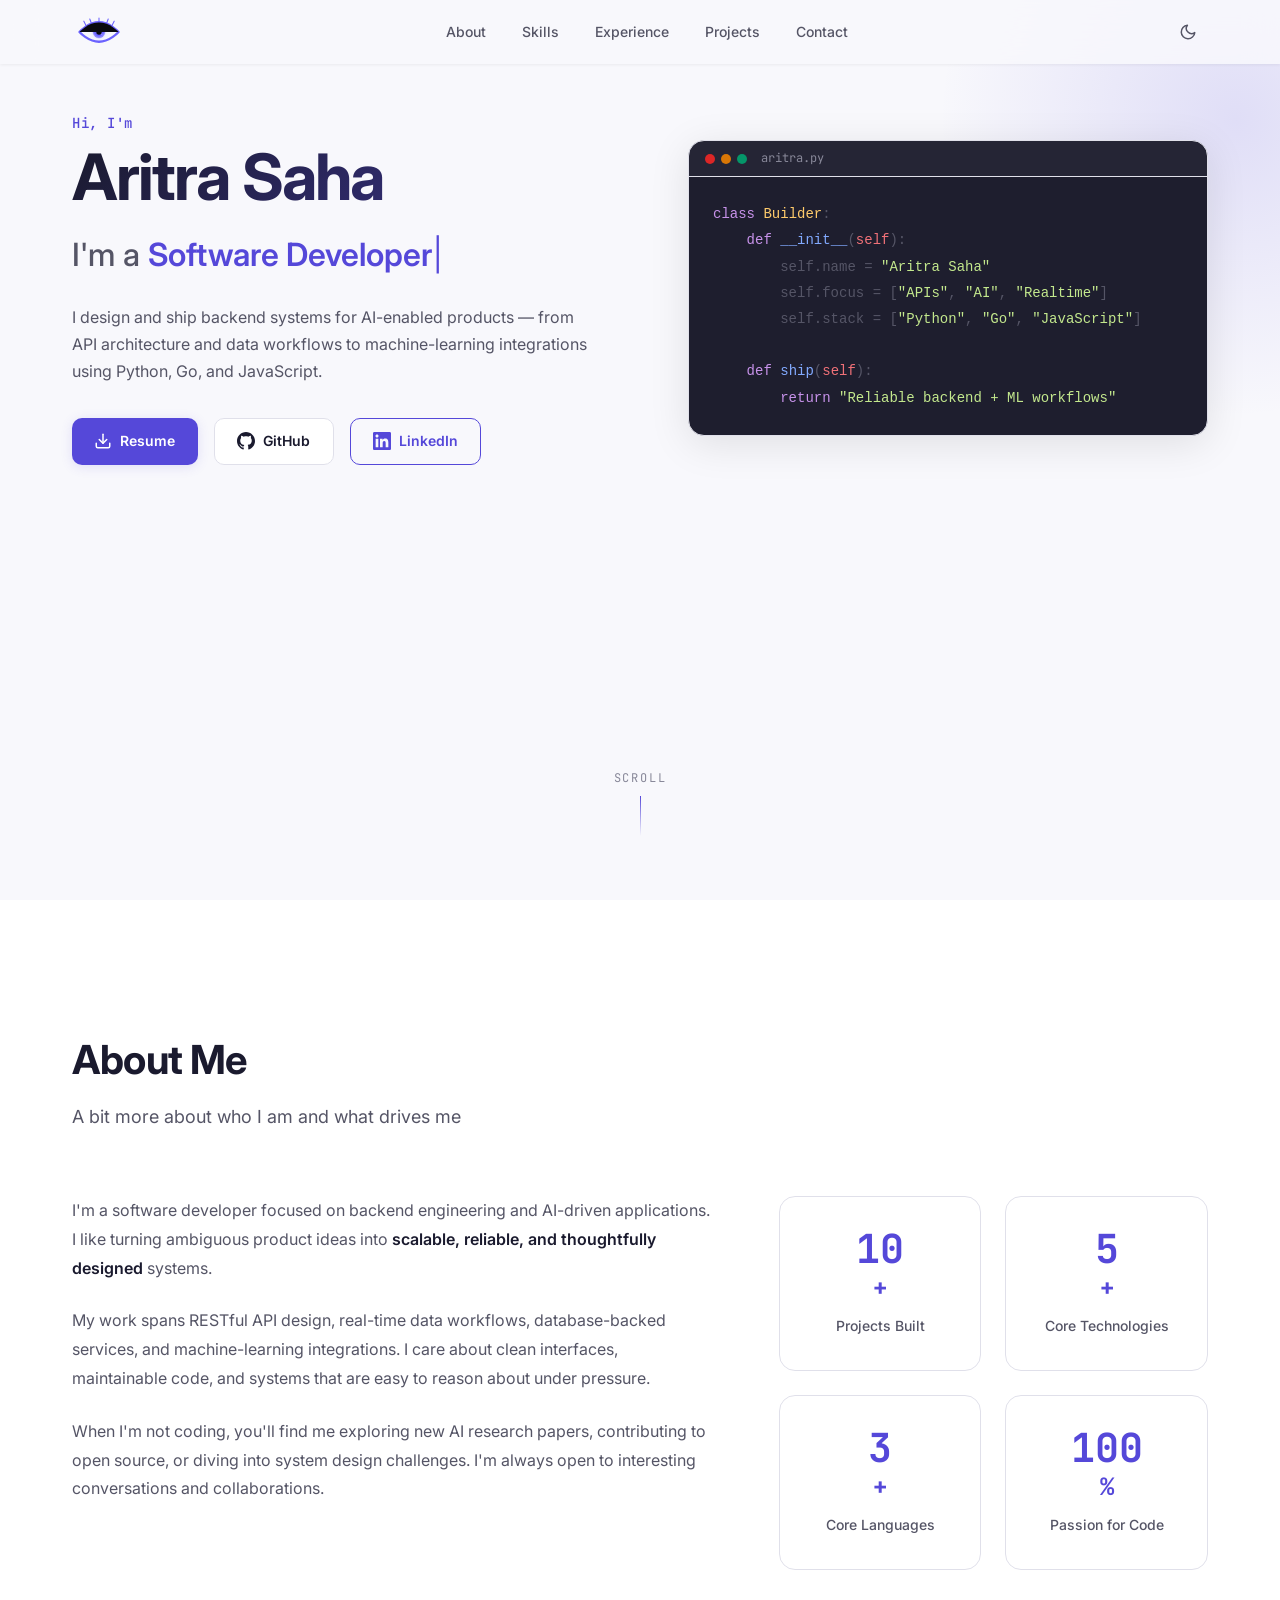
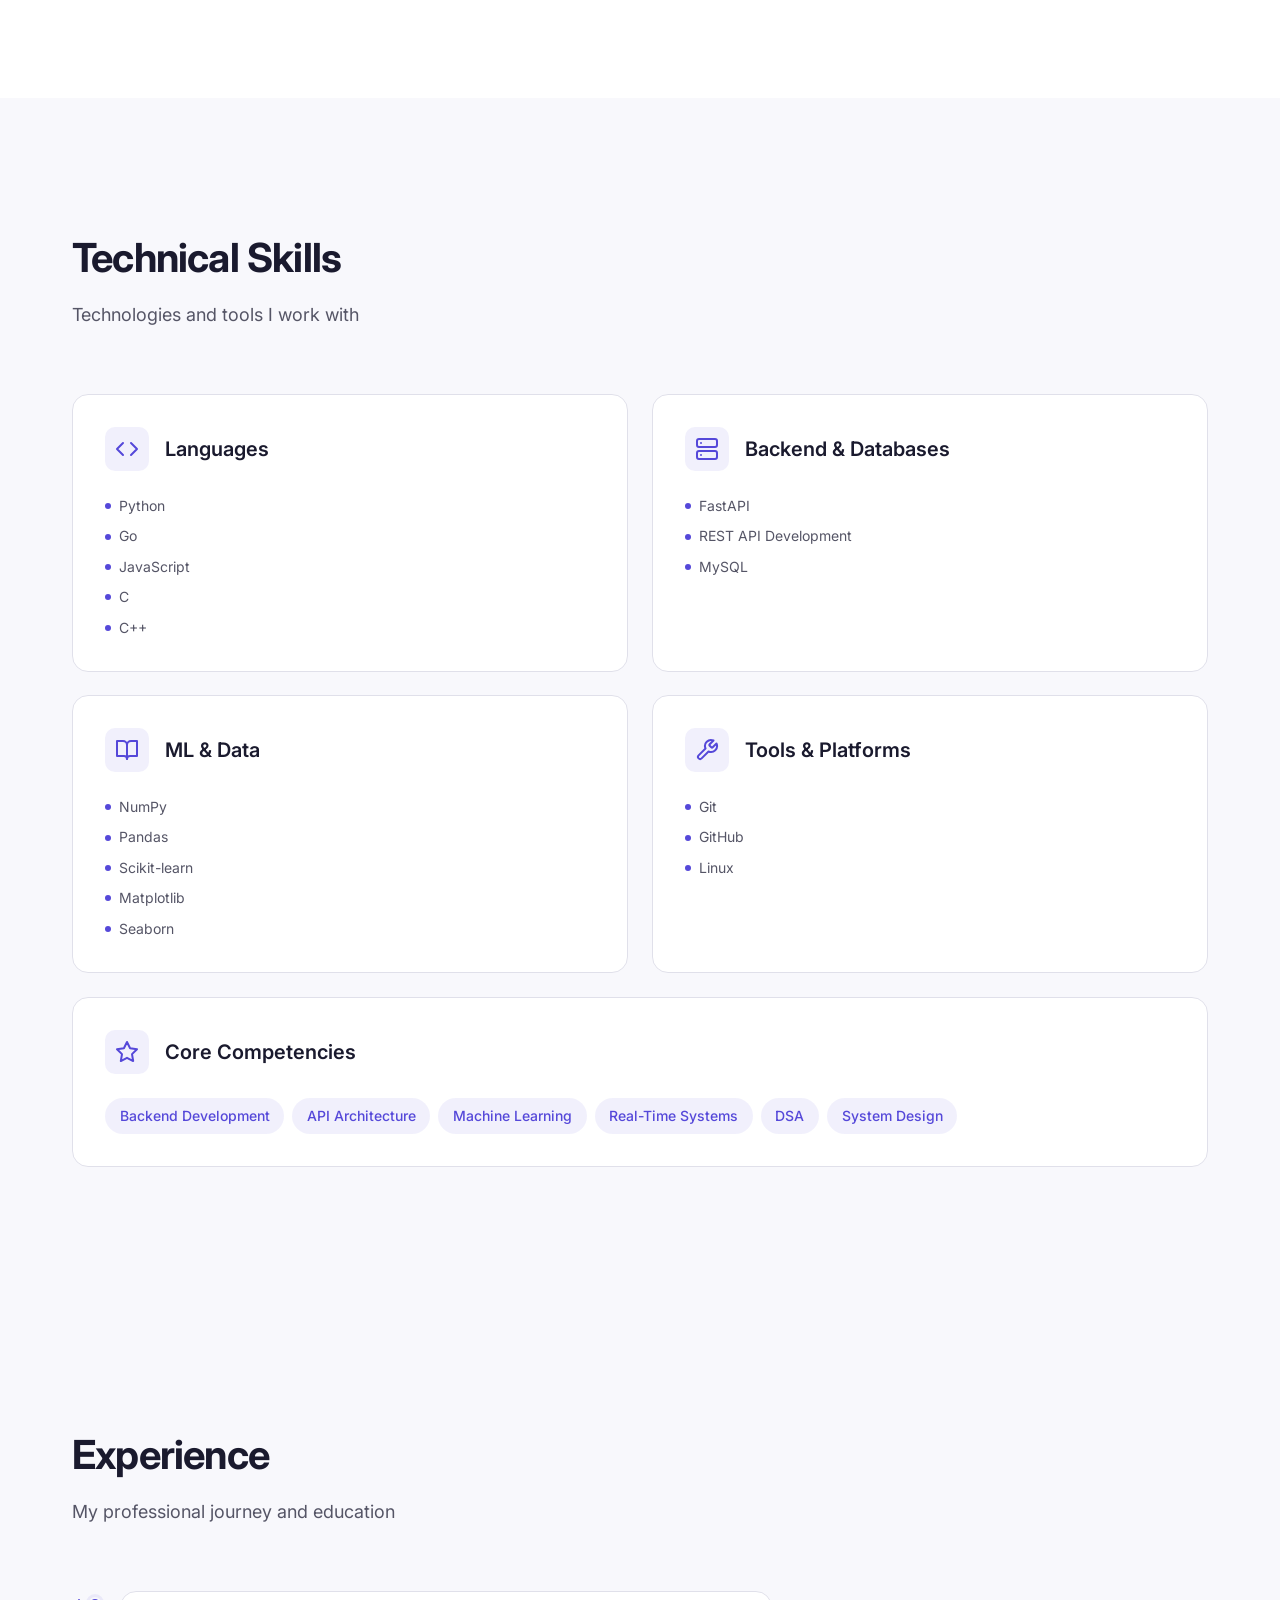
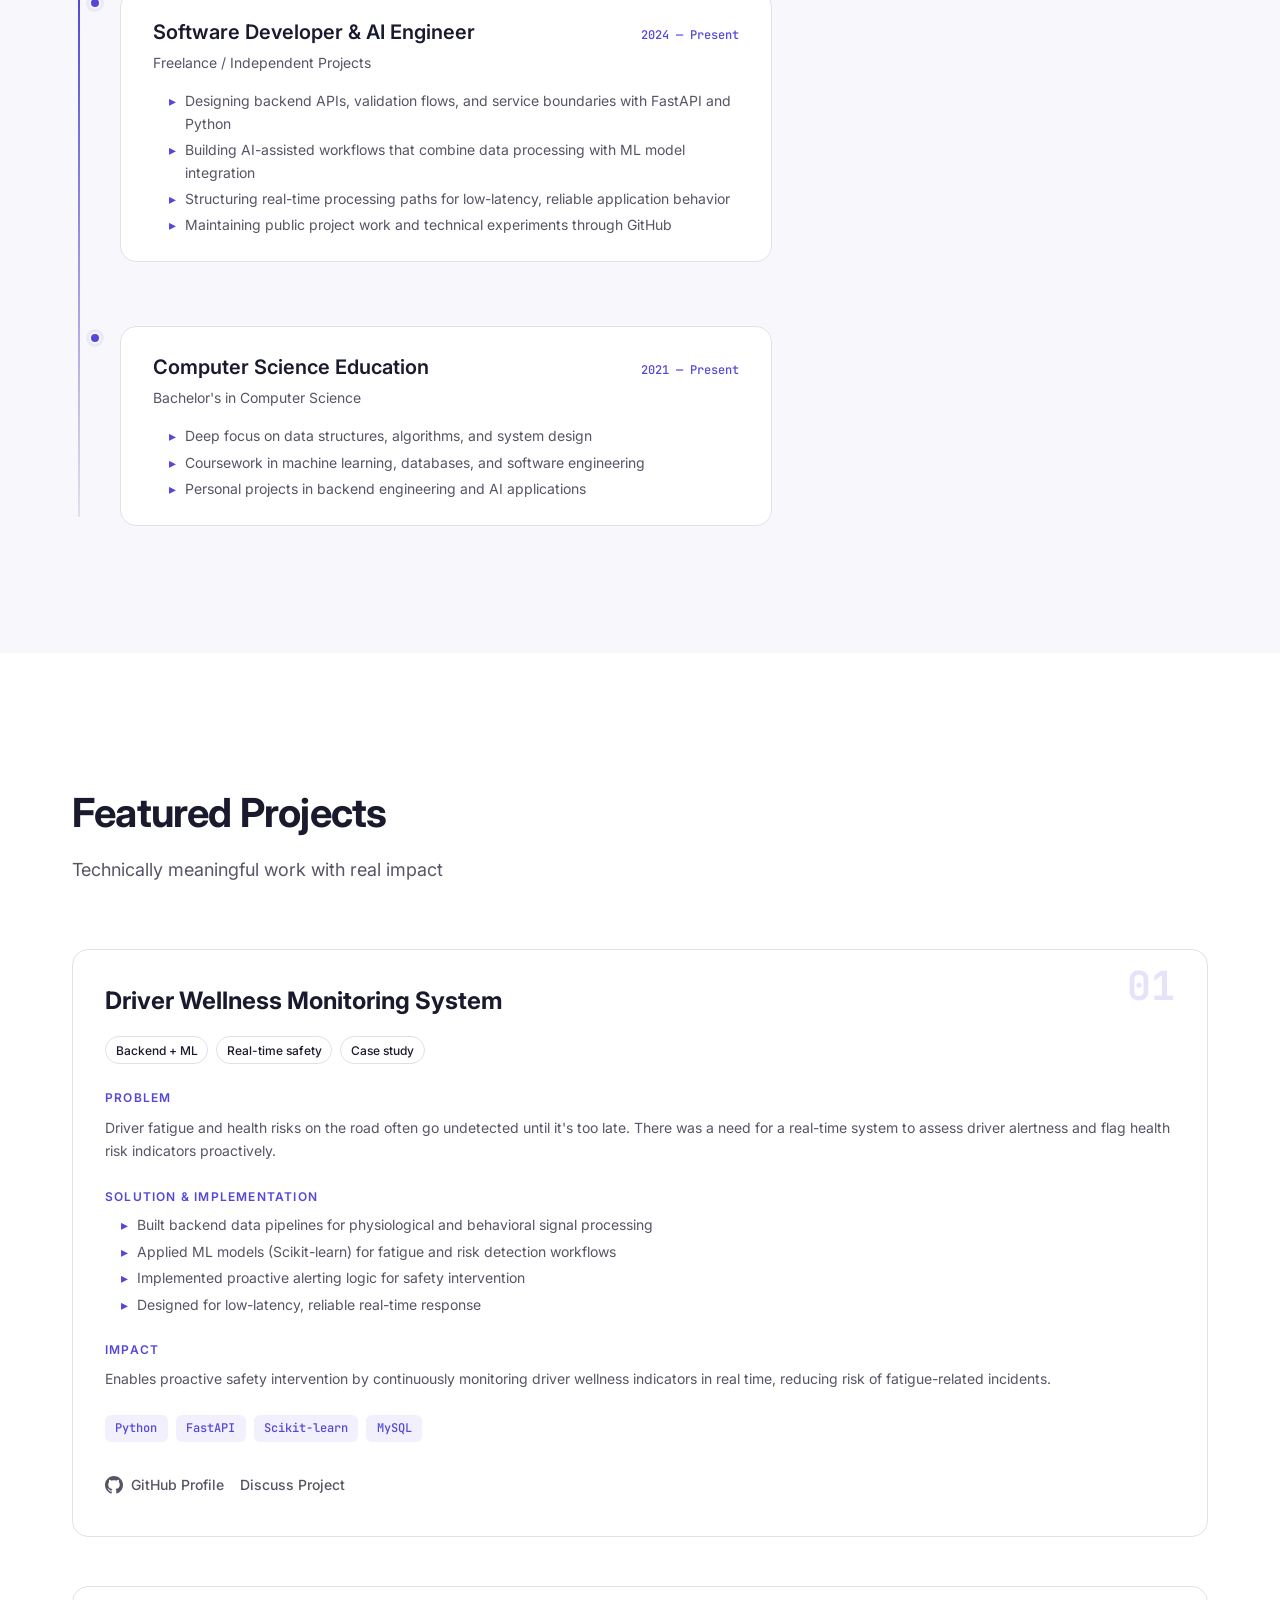
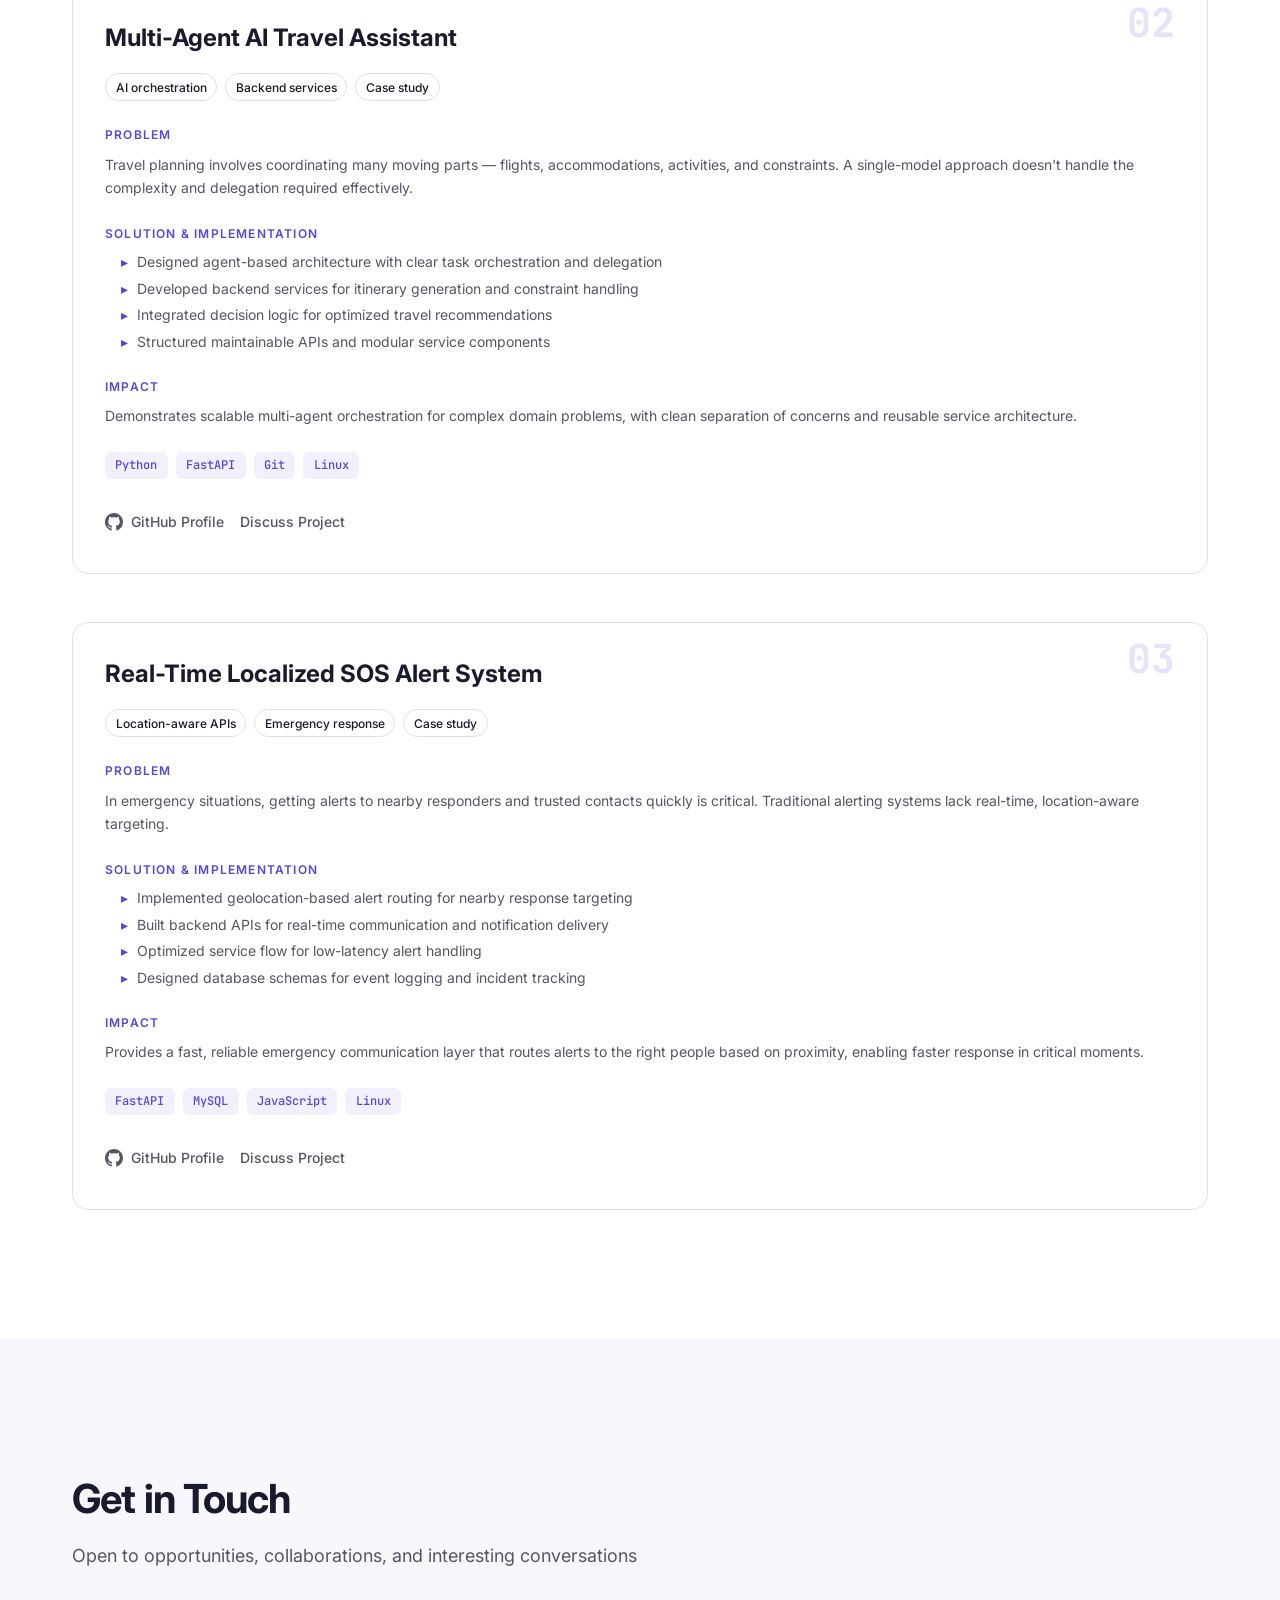
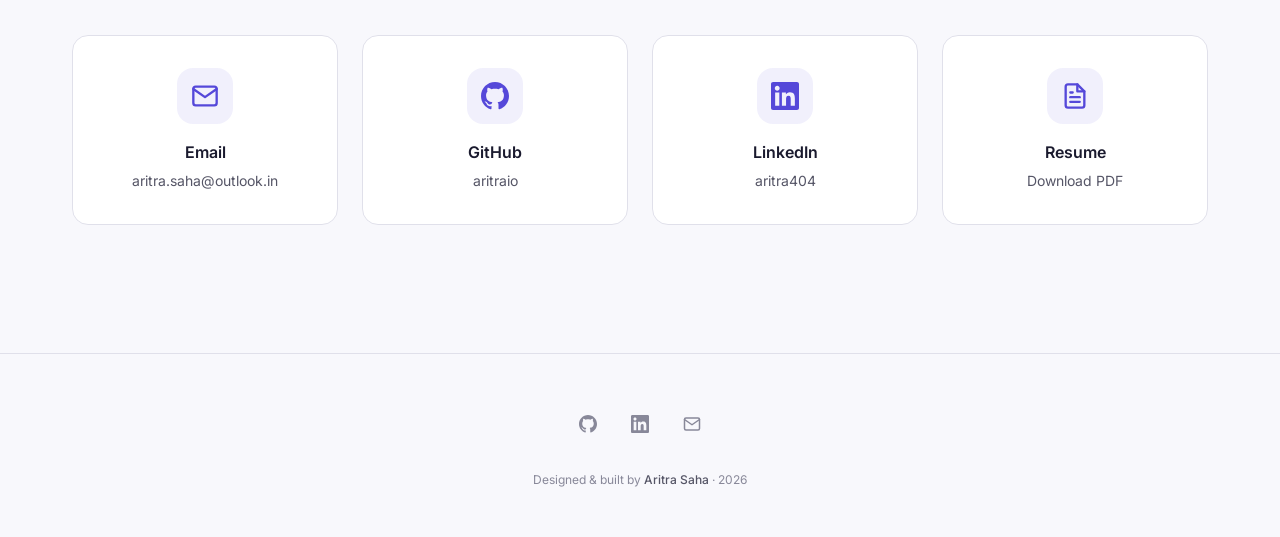
<file: index.html>
<!DOCTYPE html>
<html lang="en" data-theme="dark">
<head>
  <meta charset="UTF-8">
  <meta name="viewport" content="width=device-width, initial-scale=1.0">
  <title>Aritra Saha — Software Developer &amp; AI Engineer</title>
  <meta name="description" content="Portfolio of Aritra Saha — Software Developer focused on backend engineering and AI-driven applications. Experience building scalable APIs, real-time systems, and ML-enabled products.">

  <!-- Canonical & Robots -->
  <link rel="canonical" href="https://aritraio.github.io">
  <meta name="robots" content="index, follow">
  <meta name="theme-color" content="#0a0a0f" media="(prefers-color-scheme: dark)">
  <meta name="theme-color" content="#f8f8fc" media="(prefers-color-scheme: light)">

  <!-- Open Graph -->
  <meta property="og:title" content="Aritra Saha — Software Developer & AI Engineer">
  <meta property="og:description" content="Backend engineering and AI-driven applications. Scalable APIs, real-time systems, and ML-enabled products.">
  <meta property="og:type" content="website">
  <meta property="og:url" content="https://aritraio.github.io">
  <meta property="og:image" content="https://aritraio.github.io/assets/images/og-preview.svg">
  <meta property="og:image:type" content="image/svg+xml">
  <meta property="og:image:width" content="1200">
  <meta property="og:image:height" content="630">
  <meta property="og:locale" content="en_US">
  <meta property="og:site_name" content="Aritra Saha Portfolio">

  <!-- Twitter Card -->
  <meta name="twitter:card" content="summary_large_image">
  <meta name="twitter:title" content="Aritra Saha — Software Developer & AI Engineer">
  <meta name="twitter:description" content="Backend engineering and AI-driven applications. Scalable APIs, real-time systems, and ML-enabled products.">
  <meta name="twitter:image" content="https://aritraio.github.io/assets/images/og-preview.svg">

  <!-- Favicon -->
  <link rel="icon" href="data:image/svg+xml,<svg xmlns='http://www.w3.org/2000/svg' viewBox='0 0 100 100'><text y='.9em' font-size='90'>⚡</text></svg>">

  <!-- Fonts -->
  <link rel="preconnect" href="https://fonts.googleapis.com">
  <link rel="preconnect" href="https://fonts.gstatic.com" crossorigin>
  <link href="https://fonts.googleapis.com/css2?family=Inter:wght@400;500;600;700&family=JetBrains+Mono:wght@400;500&display=swap" rel="stylesheet">

  <!-- Styles -->
  <link rel="stylesheet" href="assets/css/main.css">

  <!-- Structured Data (JSON-LD) -->
  <script type="application/ld+json">
  {
    "@context": "https://schema.org",
    "@type": "Person",
    "name": "Aritra Saha",
    "url": "https://aritraio.github.io",
    "jobTitle": "Software Developer & AI Engineer",
    "sameAs": [
      "https://github.com/aritraio",
      "https://www.linkedin.com/in/aritra404/"
    ],
    "knowsAbout": ["Python", "Go", "JavaScript", "FastAPI", "Machine Learning", "Backend Engineering"],
    "email": "aritra.saha@outlook.in"
  }
  </script>
</head>
<body>

  <!-- Skip to Content (a11y) -->
  <a href="#main-content" class="skip-link">Skip to main content</a>

  <!-- ===================== NAVIGATION ===================== -->
  <header class="site-header" id="site-header">
    <nav class="nav container" aria-label="Primary navigation">
      <a href="#hero" class="nav__logo" aria-label="Aritra Saha — Home">
        <svg class="eye-logo" viewBox="0 0 80 48" width="44" height="26" aria-hidden="true">
          <defs>
            <radialGradient id="iris-grad" cx="50%" cy="45%" r="50%">
              <stop offset="0%" stop-color="var(--color-eye)"/>
              <stop offset="70%" stop-color="var(--color-eye)"/>
              <stop offset="100%" stop-color="var(--color-eye)" stop-opacity="0.7"/>
            </radialGradient>
            <clipPath id="eye-clip">
              <path d="M40 6C20 6 4 24 4 24s16 18 36 18 36-18 36-18S60 6 40 6Z"/>
            </clipPath>
          </defs>
          <!-- Eyelashes (upper) -->
          <g class="eye-logo__lashes">
            <line x1="16" y1="12" x2="12" y2="4" stroke="currentColor" stroke-width="2" stroke-linecap="round"/>
            <line x1="26" y1="8" x2="23" y2="0" stroke="currentColor" stroke-width="2" stroke-linecap="round"/>
            <line x1="40" y1="6" x2="40" y2="-2" stroke="currentColor" stroke-width="2" stroke-linecap="round"/>
            <line x1="54" y1="8" x2="57" y2="0" stroke="currentColor" stroke-width="2" stroke-linecap="round"/>
            <line x1="64" y1="12" x2="68" y2="4" stroke="currentColor" stroke-width="2" stroke-linecap="round"/>
          </g>
          <!-- Outer eye shape -->
          <path class="eye-logo__outline" d="M40 6C20 6 4 24 4 24s16 18 36 18 36-18 36-18S60 6 40 6Z" fill="none" stroke="currentColor" stroke-width="4.4" stroke-linecap="round" stroke-linejoin="round"/>
          <!-- Iris -->
          <circle class="eye-logo__iris" cx="40" cy="24" r="11" fill="url(#iris-grad)"/>
          <!-- Iris detail ring -->
          <circle class="eye-logo__iris-ring" cx="40" cy="24" r="11" fill="none" stroke="var(--color-eye)" stroke-width="1.5" opacity="0.4"/>
          <!-- Pupil -->
          <circle class="eye-logo__pupil" cx="40" cy="24" r="5" fill="var(--color-eye-core)"/>
          <!-- Shine highlights -->
          <circle class="eye-logo__shine" cx="35" cy="20" r="2.8" fill="rgba(255,255,255,0.75)"/>
          <circle class="eye-logo__shine eye-logo__shine--sm" cx="45" cy="28" r="1.4" fill="rgba(255,255,255,0.3)"/>
          <!-- Eyelid (blink overlay) -->
          <g clip-path="url(#eye-clip)">
            <rect class="eye-logo__lid" x="0" y="-20" width="80" height="44" fill="var(--color-eye-core)"/>
          </g>
        </svg>
      </a>

      <div class="nav__actions">
        <button class="theme-toggle" id="theme-toggle" aria-label="Toggle dark mode" title="Toggle theme">
          <svg class="theme-toggle__icon theme-toggle__icon--sun" xmlns="http://www.w3.org/2000/svg" width="18" height="18" viewBox="0 0 24 24" fill="none" stroke="currentColor" stroke-width="2" stroke-linecap="round" stroke-linejoin="round"><circle cx="12" cy="12" r="5"/><line x1="12" y1="1" x2="12" y2="3"/><line x1="12" y1="21" x2="12" y2="23"/><line x1="4.22" y1="4.22" x2="5.64" y2="5.64"/><line x1="18.36" y1="18.36" x2="19.78" y2="19.78"/><line x1="1" y1="12" x2="3" y2="12"/><line x1="21" y1="12" x2="23" y2="12"/><line x1="4.22" y1="19.78" x2="5.64" y2="18.36"/><line x1="18.36" y1="5.64" x2="19.78" y2="4.22"/></svg>
          <svg class="theme-toggle__icon theme-toggle__icon--moon" xmlns="http://www.w3.org/2000/svg" width="18" height="18" viewBox="0 0 24 24" fill="none" stroke="currentColor" stroke-width="2" stroke-linecap="round" stroke-linejoin="round"><path d="M21 12.79A9 9 0 1 1 11.21 3 7 7 0 0 0 21 12.79z"/></svg>
        </button>
        <button class="nav__toggle" id="nav-toggle" aria-label="Toggle menu" aria-expanded="false">
          <span class="nav__toggle-bar"></span>
          <span class="nav__toggle-bar"></span>
          <span class="nav__toggle-bar"></span>
        </button>
      </div>

      <ul class="nav__list" id="nav-list" role="list">
        <li class="nav__item"><a href="#about" class="nav__link">About</a></li>
        <li class="nav__item"><a href="#skills" class="nav__link">Skills</a></li>
        <li class="nav__item"><a href="#experience" class="nav__link">Experience</a></li>
        <li class="nav__item"><a href="#projects" class="nav__link">Projects</a></li>
        <li class="nav__item"><a href="#contact" class="nav__link">Contact</a></li>
      </ul>
    </nav>
  </header>

  <main id="main-content">

    <!-- ===================== HERO ===================== -->
    <section class="hero" id="hero">
      <div class="container hero__container">
        <div class="hero__content">
          <p class="hero__greeting reveal">Hi, I'm</p>
          <h1 class="hero__name reveal reveal--delay-1">Aritra Saha</h1>
          <p class="hero__role reveal reveal--delay-2">
            <span class="sr-only">Software Developer and AI Engineer</span><span class="hero__role-static" aria-hidden="true">I'm a </span><span class="hero__role-dynamic" id="role-cycling" aria-hidden="true"></span><span class="hero__role-cursor" aria-hidden="true">|</span>
          </p>
          <p class="hero__summary reveal reveal--delay-3">
            I design and ship backend systems for AI-enabled products — from API architecture and data workflows to machine-learning integrations using Python, Go, and JavaScript.
          </p>
          <div class="hero__cta reveal reveal--delay-4">
            <a href="assets/files/resume.pdf" class="btn btn--primary" download="Aritra Saha Resume.pdf">
              <svg xmlns="http://www.w3.org/2000/svg" width="18" height="18" viewBox="0 0 24 24" fill="none" stroke="currentColor" stroke-width="2" stroke-linecap="round" stroke-linejoin="round"><path d="M21 15v4a2 2 0 0 1-2 2H5a2 2 0 0 1-2-2v-4"/><polyline points="7 10 12 15 17 10"/><line x1="12" y1="15" x2="12" y2="3"/></svg>
              Resume
            </a>
            <a href="https://github.com/aritraio" class="btn btn--secondary" target="_blank" rel="noopener noreferrer">
              <svg xmlns="http://www.w3.org/2000/svg" width="18" height="18" viewBox="0 0 24 24" fill="currentColor"><path d="M12 0c-6.626 0-12 5.373-12 12 0 5.302 3.438 9.8 8.207 11.387.599.111.793-.261.793-.577v-2.234c-3.338.726-4.033-1.416-4.033-1.416-.546-1.387-1.333-1.756-1.333-1.756-1.089-.745.083-.729.083-.729 1.205.084 1.839 1.237 1.839 1.237 1.07 1.834 2.807 1.304 3.492.997.107-.775.418-1.305.762-1.604-2.665-.305-5.467-1.334-5.467-5.931 0-1.311.469-2.381 1.236-3.221-.124-.303-.535-1.524.117-3.176 0 0 1.008-.322 3.301 1.23.957-.266 1.983-.399 3.003-.404 1.02.005 2.047.138 3.006.404 2.291-1.552 3.297-1.23 3.297-1.23.653 1.653.242 2.874.118 3.176.77.84 1.235 1.911 1.235 3.221 0 4.609-2.807 5.624-5.479 5.921.43.372.823 1.102.823 2.222v3.293c0 .319.192.694.801.576 4.765-1.589 8.199-6.086 8.199-11.386 0-6.627-5.373-12-12-12z"/></svg>
              GitHub
            </a>
            <a href="https://www.linkedin.com/in/aritra404/" class="btn btn--outline" target="_blank" rel="noopener noreferrer">
              <svg xmlns="http://www.w3.org/2000/svg" width="18" height="18" viewBox="0 0 24 24" fill="currentColor"><path d="M20.447 20.452h-3.554v-5.569c0-1.328-.027-3.037-1.852-3.037-1.853 0-2.136 1.445-2.136 2.939v5.667H9.351V9h3.414v1.561h.046c.477-.9 1.637-1.85 3.37-1.85 3.601 0 4.267 2.37 4.267 5.455v6.286zM5.337 7.433c-1.144 0-2.063-.926-2.063-2.065 0-1.138.92-2.063 2.063-2.063 1.14 0 2.064.925 2.064 2.063 0 1.139-.925 2.065-2.064 2.065zm1.782 13.019H3.555V9h3.564v11.452zM22.225 0H1.771C.792 0 0 .774 0 1.729v20.542C0 23.227.792 24 1.771 24h20.451C23.2 24 24 23.227 24 22.271V1.729C24 .774 23.2 0 22.222 0h.003z"/></svg>
              LinkedIn
            </a>
          </div>
        </div>
        <div class="hero__visual reveal reveal--delay-3">
          <div class="hero__code-block">
            <div class="hero__code-header">
              <span class="hero__code-dot hero__code-dot--red"></span>
              <span class="hero__code-dot hero__code-dot--yellow"></span>
              <span class="hero__code-dot hero__code-dot--green"></span>
              <span class="hero__code-filename">aritra.py</span>
            </div>
            <pre class="hero__code-content"><code><span class="code-keyword">class</span> <span class="code-class">Builder</span>:
    <span class="code-keyword">def</span> <span class="code-func">__init__</span>(<span class="code-param">self</span>):
        self.name = <span class="code-string">"Aritra Saha"</span>
        self.focus = [<span class="code-string">"APIs"</span>, <span class="code-string">"AI"</span>, <span class="code-string">"Realtime"</span>]
        self.stack = [<span class="code-string">"Python"</span>, <span class="code-string">"Go"</span>, <span class="code-string">"JavaScript"</span>]

    <span class="code-keyword">def</span> <span class="code-func">ship</span>(<span class="code-param">self</span>):
        <span class="code-keyword">return</span> <span class="code-string">"Reliable backend + ML workflows"</span></code></pre>
          </div>
        </div>
      </div>
      <div class="hero__scroll-indicator">
        <span class="hero__scroll-text">Scroll</span>
        <div class="hero__scroll-line"></div>
      </div>
    </section>

    <!-- ===================== ABOUT ===================== -->
    <section class="about section" id="about">
      <div class="container">
        <h2 class="section__title reveal">About Me</h2>
        <p class="section__subtitle reveal">A bit more about who I am and what drives me</p>

        <div class="about__grid">
          <div class="about__text reveal">
            <p class="about__paragraph">
              I'm a software developer focused on backend engineering and AI-driven applications. I like turning ambiguous product ideas into <strong>scalable, reliable, and thoughtfully designed</strong> systems.
            </p>
            <p class="about__paragraph">
              My work spans RESTful API design, real-time data workflows, database-backed services, and machine-learning integrations. I care about clean interfaces, maintainable code, and systems that are easy to reason about under pressure.
            </p>
            <p class="about__paragraph">
              When I'm not coding, you'll find me exploring new AI research papers, contributing to open source, or diving into system design challenges. I'm always open to interesting conversations and collaborations.
            </p>
          </div>

          <div class="about__stats reveal">
            <div class="stat-card">
              <span class="stat-card__number" data-target="10">0</span><span class="stat-card__plus">+</span>
              <span class="stat-card__label">Projects Built</span>
            </div>
            <div class="stat-card">
              <span class="stat-card__number" data-target="5">0</span><span class="stat-card__plus">+</span>
              <span class="stat-card__label">Core Technologies</span>
            </div>
            <div class="stat-card">
              <span class="stat-card__number" data-target="3">0</span><span class="stat-card__plus">+</span>
              <span class="stat-card__label">Core Languages</span>
            </div>
            <div class="stat-card">
              <span class="stat-card__number" data-target="100">0</span><span class="stat-card__plus">%</span>
              <span class="stat-card__label">Passion for Code</span>
            </div>
          </div>
        </div>
      </div>
    </section>

    <!-- ===================== SKILLS ===================== -->
    <section class="skills section" id="skills">
      <div class="container">
        <h2 class="section__title reveal">Technical Skills</h2>
        <p class="section__subtitle reveal">Technologies and tools I work with</p>

        <div class="skills__grid">

          <!-- Languages -->
          <div class="skill-card reveal">
            <div class="skill-card__header">
              <div class="skill-card__icon">
                <svg xmlns="http://www.w3.org/2000/svg" width="24" height="24" viewBox="0 0 24 24" fill="none" stroke="currentColor" stroke-width="2" stroke-linecap="round" stroke-linejoin="round"><polyline points="16 18 22 12 16 6"/><polyline points="8 6 2 12 8 18"/></svg>
              </div>
              <h3 class="skill-card__title">Languages</h3>
            </div>
            <ul class="skill-card__list">
              <li class="skill-card__item reveal-item"><span class="skill-card__dot"></span>Python</li>
              <li class="skill-card__item reveal-item"><span class="skill-card__dot"></span>Go</li>
              <li class="skill-card__item reveal-item"><span class="skill-card__dot"></span>JavaScript</li>
              <li class="skill-card__item reveal-item"><span class="skill-card__dot"></span>C</li>
              <li class="skill-card__item reveal-item"><span class="skill-card__dot"></span>C++</li>
            </ul>
          </div>

          <!-- Backend & Databases -->
          <div class="skill-card reveal">
            <div class="skill-card__header">
              <div class="skill-card__icon">
                <svg xmlns="http://www.w3.org/2000/svg" width="24" height="24" viewBox="0 0 24 24" fill="none" stroke="currentColor" stroke-width="2" stroke-linecap="round" stroke-linejoin="round"><rect x="2" y="2" width="20" height="8" rx="2" ry="2"/><rect x="2" y="14" width="20" height="8" rx="2" ry="2"/><line x1="6" y1="6" x2="6.01" y2="6"/><line x1="6" y1="18" x2="6.01" y2="18"/></svg>
              </div>
              <h3 class="skill-card__title">Backend &amp; Databases</h3>
            </div>
            <ul class="skill-card__list">
              <li class="skill-card__item reveal-item"><span class="skill-card__dot"></span>FastAPI</li>
              <li class="skill-card__item reveal-item"><span class="skill-card__dot"></span>REST API Development</li>
              <li class="skill-card__item reveal-item"><span class="skill-card__dot"></span>MySQL</li>
            </ul>
          </div>

          <!-- ML & Data -->
          <div class="skill-card reveal">
            <div class="skill-card__header">
              <div class="skill-card__icon">
                <svg xmlns="http://www.w3.org/2000/svg" width="24" height="24" viewBox="0 0 24 24" fill="none" stroke="currentColor" stroke-width="2" stroke-linecap="round" stroke-linejoin="round"><path d="M2 3h6a4 4 0 0 1 4 4v14a3 3 0 0 0-3-3H2z"/><path d="M22 3h-6a4 4 0 0 0-4 4v14a3 3 0 0 1 3-3h7z"/></svg>
              </div>
              <h3 class="skill-card__title">ML &amp; Data</h3>
            </div>
            <ul class="skill-card__list">
              <li class="skill-card__item reveal-item"><span class="skill-card__dot"></span>NumPy</li>
              <li class="skill-card__item reveal-item"><span class="skill-card__dot"></span>Pandas</li>
              <li class="skill-card__item reveal-item"><span class="skill-card__dot"></span>Scikit-learn</li>
              <li class="skill-card__item reveal-item"><span class="skill-card__dot"></span>Matplotlib</li>
              <li class="skill-card__item reveal-item"><span class="skill-card__dot"></span>Seaborn</li>
            </ul>
          </div>

          <!-- Tools & Platforms -->
          <div class="skill-card reveal">
            <div class="skill-card__header">
              <div class="skill-card__icon">
                <svg xmlns="http://www.w3.org/2000/svg" width="24" height="24" viewBox="0 0 24 24" fill="none" stroke="currentColor" stroke-width="2" stroke-linecap="round" stroke-linejoin="round"><path d="M14.7 6.3a1 1 0 0 0 0 1.4l1.6 1.6a1 1 0 0 0 1.4 0l3.77-3.77a6 6 0 0 1-7.94 7.94l-6.91 6.91a2.12 2.12 0 0 1-3-3l6.91-6.91a6 6 0 0 1 7.94-7.94l-3.76 3.76z"/></svg>
              </div>
              <h3 class="skill-card__title">Tools &amp; Platforms</h3>
            </div>
            <ul class="skill-card__list">
              <li class="skill-card__item reveal-item"><span class="skill-card__dot"></span>Git</li>
              <li class="skill-card__item reveal-item"><span class="skill-card__dot"></span>GitHub</li>
              <li class="skill-card__item reveal-item"><span class="skill-card__dot"></span>Linux</li>
            </ul>
          </div>

          <!-- Core Competencies -->
          <div class="skill-card skill-card--wide reveal">
            <div class="skill-card__header">
              <div class="skill-card__icon">
                <svg xmlns="http://www.w3.org/2000/svg" width="24" height="24" viewBox="0 0 24 24" fill="none" stroke="currentColor" stroke-width="2" stroke-linecap="round" stroke-linejoin="round"><polygon points="12 2 15.09 8.26 22 9.27 17 14.14 18.18 21.02 12 17.77 5.82 21.02 7 14.14 2 9.27 8.91 8.26 12 2"/></svg>
              </div>
              <h3 class="skill-card__title">Core Competencies</h3>
            </div>
            <div class="skill-card__tags">
              <span class="skill-tag reveal-item">Backend Development</span>
              <span class="skill-tag reveal-item">API Architecture</span>
              <span class="skill-tag reveal-item">Machine Learning</span>
              <span class="skill-tag reveal-item">Real-Time Systems</span>
              <span class="skill-tag reveal-item">DSA</span>
              <span class="skill-tag reveal-item">System Design</span>
            </div>
          </div>

        </div>
      </div>
    </section>

    <!-- ===================== EXPERIENCE ===================== -->
    <section class="experience section" id="experience">
      <div class="container">
        <h2 class="section__title reveal">Experience</h2>
        <p class="section__subtitle reveal">My professional journey and education</p>

        <div class="timeline">
          <div class="timeline__item reveal">
            <div class="timeline__marker"></div>
            <div class="timeline__content">
              <div class="timeline__header">
                <h3 class="timeline__title">Software Developer &amp; AI Engineer</h3>
                <span class="timeline__date">2024 — Present</span>
              </div>
              <p class="timeline__company">Freelance / Independent Projects</p>
              <ul class="timeline__details">
                <li>Designing backend APIs, validation flows, and service boundaries with FastAPI and Python</li>
                <li>Building AI-assisted workflows that combine data processing with ML model integration</li>
                <li>Structuring real-time processing paths for low-latency, reliable application behavior</li>
                <li>Maintaining public project work and technical experiments through GitHub</li>
              </ul>
            </div>
          </div>

          <div class="timeline__item reveal">
            <div class="timeline__marker"></div>
            <div class="timeline__content">
              <div class="timeline__header">
                <h3 class="timeline__title">Computer Science Education</h3>
                <span class="timeline__date">2021 — Present</span>
              </div>
              <p class="timeline__company">Bachelor's in Computer Science</p>
              <ul class="timeline__details">
                <li>Deep focus on data structures, algorithms, and system design</li>
                <li>Coursework in machine learning, databases, and software engineering</li>
                <li>Personal projects in backend engineering and AI applications</li>
              </ul>
            </div>
          </div>
        </div>
      </div>
    </section>

    <!-- ===================== PROJECTS ===================== -->
    <section class="projects section" id="projects">
      <div class="container">
        <h2 class="section__title reveal">Featured Projects</h2>
        <p class="section__subtitle reveal">Technically meaningful work with real impact</p>

        <div class="projects__grid">

          <!-- Project 1 -->
          <article class="project-card reveal">
            <div class="project-card__number">01</div>
            <h3 class="project-card__title">Driver Wellness Monitoring System</h3>
            <div class="project-card__meta" aria-label="Project summary">
              <span>Backend + ML</span>
              <span>Real-time safety</span>
              <span>Case study</span>
            </div>
            <div class="project-card__section">
              <h4 class="project-card__label">Problem</h4>
              <p class="project-card__text">Driver fatigue and health risks on the road often go undetected until it's too late. There was a need for a real-time system to assess driver alertness and flag health risk indicators proactively.</p>
            </div>
            <div class="project-card__section">
              <h4 class="project-card__label">Solution &amp; Implementation</h4>
              <ul class="project-card__details">
                <li>Built backend data pipelines for physiological and behavioral signal processing</li>
                <li>Applied ML models (Scikit-learn) for fatigue and risk detection workflows</li>
                <li>Implemented proactive alerting logic for safety intervention</li>
                <li>Designed for low-latency, reliable real-time response</li>
              </ul>
            </div>
            <div class="project-card__section">
              <h4 class="project-card__label">Impact</h4>
              <p class="project-card__text">Enables proactive safety intervention by continuously monitoring driver wellness indicators in real time, reducing risk of fatigue-related incidents.</p>
            </div>
            <div class="project-card__tech">
              <span class="tech-tag">Python</span>
              <span class="tech-tag">FastAPI</span>
              <span class="tech-tag">Scikit-learn</span>
              <span class="tech-tag">MySQL</span>
            </div>
            <div class="project-card__links">
              <a href="https://github.com/aritraio" class="project-link" target="_blank" rel="noopener noreferrer">
                <svg xmlns="http://www.w3.org/2000/svg" width="18" height="18" viewBox="0 0 24 24" fill="currentColor"><path d="M12 0c-6.626 0-12 5.373-12 12 0 5.302 3.438 9.8 8.207 11.387.599.111.793-.261.793-.577v-2.234c-3.338.726-4.033-1.416-4.033-1.416-.546-1.387-1.333-1.756-1.333-1.756-1.089-.745.083-.729.083-.729 1.205.084 1.839 1.237 1.839 1.237 1.07 1.834 2.807 1.304 3.492.997.107-.775.418-1.305.762-1.604-2.665-.305-5.467-1.334-5.467-5.931 0-1.311.469-2.381 1.236-3.221-.124-.303-.535-1.524.117-3.176 0 0 1.008-.322 3.301 1.23.957-.266 1.983-.399 3.003-.404 1.02.005 2.047.138 3.006.404 2.291-1.552 3.297-1.23 3.297-1.23.653 1.653.242 2.874.118 3.176.77.84 1.235 1.911 1.235 3.221 0 4.609-2.807 5.624-5.479 5.921.43.372.823 1.102.823 2.222v3.293c0 .319.192.694.801.576 4.765-1.589 8.199-6.086 8.199-11.386 0-6.627-5.373-12-12-12z"/></svg>
                GitHub Profile
              </a>
              <a href="mailto:aritra.saha@outlook.in?subject=Driver%20Wellness%20Monitoring%20System" class="project-link">
                Discuss Project
              </a>
            </div>
          </article>

          <!-- Project 2 -->
          <article class="project-card reveal">
            <div class="project-card__number">02</div>
            <h3 class="project-card__title">Multi-Agent AI Travel Assistant</h3>
            <div class="project-card__meta" aria-label="Project summary">
              <span>AI orchestration</span>
              <span>Backend services</span>
              <span>Case study</span>
            </div>
            <div class="project-card__section">
              <h4 class="project-card__label">Problem</h4>
              <p class="project-card__text">Travel planning involves coordinating many moving parts — flights, accommodations, activities, and constraints. A single-model approach doesn't handle the complexity and delegation required effectively.</p>
            </div>
            <div class="project-card__section">
              <h4 class="project-card__label">Solution &amp; Implementation</h4>
              <ul class="project-card__details">
                <li>Designed agent-based architecture with clear task orchestration and delegation</li>
                <li>Developed backend services for itinerary generation and constraint handling</li>
                <li>Integrated decision logic for optimized travel recommendations</li>
                <li>Structured maintainable APIs and modular service components</li>
              </ul>
            </div>
            <div class="project-card__section">
              <h4 class="project-card__label">Impact</h4>
              <p class="project-card__text">Demonstrates scalable multi-agent orchestration for complex domain problems, with clean separation of concerns and reusable service architecture.</p>
            </div>
            <div class="project-card__tech">
              <span class="tech-tag">Python</span>
              <span class="tech-tag">FastAPI</span>
              <span class="tech-tag">Git</span>
              <span class="tech-tag">Linux</span>
            </div>
            <div class="project-card__links">
              <a href="https://github.com/aritraio" class="project-link" target="_blank" rel="noopener noreferrer">
                <svg xmlns="http://www.w3.org/2000/svg" width="18" height="18" viewBox="0 0 24 24" fill="currentColor"><path d="M12 0c-6.626 0-12 5.373-12 12 0 5.302 3.438 9.8 8.207 11.387.599.111.793-.261.793-.577v-2.234c-3.338.726-4.033-1.416-4.033-1.416-.546-1.387-1.333-1.756-1.333-1.756-1.089-.745.083-.729.083-.729 1.205.084 1.839 1.237 1.839 1.237 1.07 1.834 2.807 1.304 3.492.997.107-.775.418-1.305.762-1.604-2.665-.305-5.467-1.334-5.467-5.931 0-1.311.469-2.381 1.236-3.221-.124-.303-.535-1.524.117-3.176 0 0 1.008-.322 3.301 1.23.957-.266 1.983-.399 3.003-.404 1.02.005 2.047.138 3.006.404 2.291-1.552 3.297-1.23 3.297-1.23.653 1.653.242 2.874.118 3.176.77.84 1.235 1.911 1.235 3.221 0 4.609-2.807 5.624-5.479 5.921.43.372.823 1.102.823 2.222v3.293c0 .319.192.694.801.576 4.765-1.589 8.199-6.086 8.199-11.386 0-6.627-5.373-12-12-12z"/></svg>
                GitHub Profile
              </a>
              <a href="mailto:aritra.saha@outlook.in?subject=Multi-Agent%20AI%20Travel%20Assistant" class="project-link">
                Discuss Project
              </a>
            </div>
          </article>

          <!-- Project 3 -->
          <article class="project-card reveal">
            <div class="project-card__number">03</div>
            <h3 class="project-card__title">Real-Time Localized SOS Alert System</h3>
            <div class="project-card__meta" aria-label="Project summary">
              <span>Location-aware APIs</span>
              <span>Emergency response</span>
              <span>Case study</span>
            </div>
            <div class="project-card__section">
              <h4 class="project-card__label">Problem</h4>
              <p class="project-card__text">In emergency situations, getting alerts to nearby responders and trusted contacts quickly is critical. Traditional alerting systems lack real-time, location-aware targeting.</p>
            </div>
            <div class="project-card__section">
              <h4 class="project-card__label">Solution &amp; Implementation</h4>
              <ul class="project-card__details">
                <li>Implemented geolocation-based alert routing for nearby response targeting</li>
                <li>Built backend APIs for real-time communication and notification delivery</li>
                <li>Optimized service flow for low-latency alert handling</li>
                <li>Designed database schemas for event logging and incident tracking</li>
              </ul>
            </div>
            <div class="project-card__section">
              <h4 class="project-card__label">Impact</h4>
              <p class="project-card__text">Provides a fast, reliable emergency communication layer that routes alerts to the right people based on proximity, enabling faster response in critical moments.</p>
            </div>
            <div class="project-card__tech">
              <span class="tech-tag">FastAPI</span>
              <span class="tech-tag">MySQL</span>
              <span class="tech-tag">JavaScript</span>
              <span class="tech-tag">Linux</span>
            </div>
            <div class="project-card__links">
              <a href="https://github.com/aritraio" class="project-link" target="_blank" rel="noopener noreferrer" aria-label="Open Aritra Saha GitHub profile">
                <svg xmlns="http://www.w3.org/2000/svg" width="18" height="18" viewBox="0 0 24 24" fill="currentColor"><path d="M12 0c-6.626 0-12 5.373-12 12 0 5.302 3.438 9.8 8.207 11.387.599.111.793-.261.793-.577v-2.234c-3.338.726-4.033-1.416-4.033-1.416-.546-1.387-1.333-1.756-1.333-1.756-1.089-.745.083-.729.083-.729 1.205.084 1.839 1.237 1.839 1.237 1.07 1.834 2.807 1.304 3.492.997.107-.775.418-1.305.762-1.604-2.665-.305-5.467-1.334-5.467-5.931 0-1.311.469-2.381 1.236-3.221-.124-.303-.535-1.524.117-3.176 0 0 1.008-.322 3.301 1.23.957-.266 1.983-.399 3.003-.404 1.02.005 2.047.138 3.006.404 2.291-1.552 3.297-1.23 3.297-1.23.653 1.653.242 2.874.118 3.176.77.84 1.235 1.911 1.235 3.221 0 4.609-2.807 5.624-5.479 5.921.43.372.823 1.102.823 2.222v3.293c0 .319.192.694.801.576 4.765-1.589 8.199-6.086 8.199-11.386 0-6.627-5.373-12-12-12z"/></svg>
                GitHub Profile
              </a>
              <a href="mailto:aritra.saha@outlook.in?subject=Real-Time%20Localized%20SOS%20Alert%20System" class="project-link">
                Discuss Project
              </a>
            </div>
          </article>

        </div>
      </div>
    </section>

    <!-- ===================== CONTACT ===================== -->
    <section class="contact section" id="contact">
      <div class="container">
        <h2 class="section__title reveal">Get in Touch</h2>
        <p class="section__subtitle reveal">Open to opportunities, collaborations, and interesting conversations</p>

        <div class="contact__grid">
          <a href="mailto:aritra.saha@outlook.in" class="contact-card reveal">
            <div class="contact-card__icon">
              <svg xmlns="http://www.w3.org/2000/svg" width="28" height="28" viewBox="0 0 24 24" fill="none" stroke="currentColor" stroke-width="2" stroke-linecap="round" stroke-linejoin="round"><path d="M4 4h16c1.1 0 2 .9 2 2v12c0 1.1-.9 2-2 2H4c-1.1 0-2-.9-2-2V6c0-1.1.9-2 2-2z"/><polyline points="22,6 12,13 2,6"/></svg>
            </div>
            <h3 class="contact-card__title">Email</h3>
            <p class="contact-card__value">aritra.saha@outlook.in</p>
          </a>

          <a href="https://github.com/aritraio" class="contact-card reveal" target="_blank" rel="noopener noreferrer">
            <div class="contact-card__icon">
              <svg xmlns="http://www.w3.org/2000/svg" width="28" height="28" viewBox="0 0 24 24" fill="currentColor"><path d="M12 0c-6.626 0-12 5.373-12 12 0 5.302 3.438 9.8 8.207 11.387.599.111.793-.261.793-.577v-2.234c-3.338.726-4.033-1.416-4.033-1.416-.546-1.387-1.333-1.756-1.333-1.756-1.089-.745.083-.729.083-.729 1.205.084 1.839 1.237 1.839 1.237 1.07 1.834 2.807 1.304 3.492.997.107-.775.418-1.305.762-1.604-2.665-.305-5.467-1.334-5.467-5.931 0-1.311.469-2.381 1.236-3.221-.124-.303-.535-1.524.117-3.176 0 0 1.008-.322 3.301 1.23.957-.266 1.983-.399 3.003-.404 1.02.005 2.047.138 3.006.404 2.291-1.552 3.297-1.23 3.297-1.23.653 1.653.242 2.874.118 3.176.77.84 1.235 1.911 1.235 3.221 0 4.609-2.807 5.624-5.479 5.921.43.372.823 1.102.823 2.222v3.293c0 .319.192.694.801.576 4.765-1.589 8.199-6.086 8.199-11.386 0-6.627-5.373-12-12-12z"/></svg>
            </div>
            <h3 class="contact-card__title">GitHub</h3>
            <p class="contact-card__value">aritraio</p>
          </a>

          <a href="https://www.linkedin.com/in/aritra404/" class="contact-card reveal" target="_blank" rel="noopener noreferrer">
            <div class="contact-card__icon">
              <svg xmlns="http://www.w3.org/2000/svg" width="28" height="28" viewBox="0 0 24 24" fill="currentColor"><path d="M20.447 20.452h-3.554v-5.569c0-1.328-.027-3.037-1.852-3.037-1.853 0-2.136 1.445-2.136 2.939v5.667H9.351V9h3.414v1.561h.046c.477-.9 1.637-1.85 3.37-1.85 3.601 0 4.267 2.37 4.267 5.455v6.286zM5.337 7.433c-1.144 0-2.063-.926-2.063-2.065 0-1.138.92-2.063 2.063-2.063 1.14 0 2.064.925 2.064 2.063 0 1.139-.925 2.065-2.064 2.065zm1.782 13.019H3.555V9h3.564v11.452zM22.225 0H1.771C.792 0 0 .774 0 1.729v20.542C0 23.227.792 24 1.771 24h20.451C23.2 24 24 23.227 24 22.271V1.729C24 .774 23.2 0 22.222 0h.003z"/></svg>
            </div>
            <h3 class="contact-card__title">LinkedIn</h3>
            <p class="contact-card__value">aritra404</p>
          </a>

          <a href="assets/files/resume.pdf" class="contact-card reveal" download="Aritra Saha Resume.pdf">
            <div class="contact-card__icon">
              <svg xmlns="http://www.w3.org/2000/svg" width="28" height="28" viewBox="0 0 24 24" fill="none" stroke="currentColor" stroke-width="2" stroke-linecap="round" stroke-linejoin="round"><path d="M14 2H6a2 2 0 0 0-2 2v16a2 2 0 0 0 2 2h12a2 2 0 0 0 2-2V8z"/><polyline points="14 2 14 8 20 8"/><line x1="16" y1="13" x2="8" y2="13"/><line x1="16" y1="17" x2="8" y2="17"/><polyline points="10 9 9 9 8 9"/></svg>
            </div>
            <h3 class="contact-card__title">Resume</h3>
            <p class="contact-card__value">Download PDF</p>
          </a>
        </div>
      </div>
    </section>

  </main>

  <!-- Back to Top -->
  <button class="back-to-top" id="back-to-top" aria-label="Back to top" title="Back to top" aria-hidden="true">
    <svg xmlns="http://www.w3.org/2000/svg" width="20" height="20" viewBox="0 0 24 24" fill="none" stroke="currentColor" stroke-width="2.5" stroke-linecap="round" stroke-linejoin="round"><polyline points="18 15 12 9 6 15"/></svg>
  </button>

  <!-- ===================== FOOTER ===================== -->
  <footer class="footer">
    <div class="container">
      <div class="footer__inner">
        <div class="footer__socials">
          <a href="https://github.com/aritraio" class="footer__social" target="_blank" rel="noopener noreferrer" aria-label="GitHub">
            <svg xmlns="http://www.w3.org/2000/svg" width="18" height="18" viewBox="0 0 24 24" fill="currentColor"><path d="M12 0c-6.626 0-12 5.373-12 12 0 5.302 3.438 9.8 8.207 11.387.599.111.793-.261.793-.577v-2.234c-3.338.726-4.033-1.416-4.033-1.416-.546-1.387-1.333-1.756-1.333-1.756-1.089-.745.083-.729.083-.729 1.205.084 1.839 1.237 1.839 1.237 1.07 1.834 2.807 1.304 3.492.997.107-.775.418-1.305.762-1.604-2.665-.305-5.467-1.334-5.467-5.931 0-1.311.469-2.381 1.236-3.221-.124-.303-.535-1.524.117-3.176 0 0 1.008-.322 3.301 1.23.957-.266 1.983-.399 3.003-.404 1.02.005 2.047.138 3.006.404 2.291-1.552 3.297-1.23 3.297-1.23.653 1.653.242 2.874.118 3.176.77.84 1.235 1.911 1.235 3.221 0 4.609-2.807 5.624-5.479 5.921.43.372.823 1.102.823 2.222v3.293c0 .319.192.694.801.576 4.765-1.589 8.199-6.086 8.199-11.386 0-6.627-5.373-12-12-12z"/></svg>
          </a>
          <a href="https://www.linkedin.com/in/aritra404/" class="footer__social" target="_blank" rel="noopener noreferrer" aria-label="LinkedIn">
            <svg xmlns="http://www.w3.org/2000/svg" width="18" height="18" viewBox="0 0 24 24" fill="currentColor"><path d="M20.447 20.452h-3.554v-5.569c0-1.328-.027-3.037-1.852-3.037-1.853 0-2.136 1.445-2.136 2.939v5.667H9.351V9h3.414v1.561h.046c.477-.9 1.637-1.85 3.37-1.85 3.601 0 4.267 2.37 4.267 5.455v6.286zM5.337 7.433c-1.144 0-2.063-.926-2.063-2.065 0-1.138.92-2.063 2.063-2.063 1.14 0 2.064.925 2.064 2.063 0 1.139-.925 2.065-2.064 2.065zm1.782 13.019H3.555V9h3.564v11.452zM22.225 0H1.771C.792 0 0 .774 0 1.729v20.542C0 23.227.792 24 1.771 24h20.451C23.2 24 24 23.227 24 22.271V1.729C24 .774 23.2 0 22.222 0h.003z"/></svg>
          </a>
          <a href="mailto:aritra.saha@outlook.in" class="footer__social" aria-label="Email">
            <svg xmlns="http://www.w3.org/2000/svg" width="18" height="18" viewBox="0 0 24 24" fill="none" stroke="currentColor" stroke-width="2" stroke-linecap="round" stroke-linejoin="round"><path d="M4 4h16c1.1 0 2 .9 2 2v12c0 1.1-.9 2-2 2H4c-1.1 0-2-.9-2-2V6c0-1.1.9-2 2-2z"/><polyline points="22,6 12,13 2,6"/></svg>
          </a>
        </div>
        <p class="footer__text">
          Designed &amp; built by <strong>Aritra Saha</strong> &middot; 2026
        </p>
      </div>
    </div>
  </footer>

  <!-- Noscript fallback -->
  <noscript>
    <style>
      .reveal, .reveal-item { opacity: 1 !important; transform: none !important; }
      .hero__role-cursor { display: none; }
      .hero__role-dynamic::after { content: 'Software Developer'; }
    </style>
  </noscript>

  <!-- Scripts -->
  <script src="assets/js/main.js" defer></script>
</body>
</html>
</file>
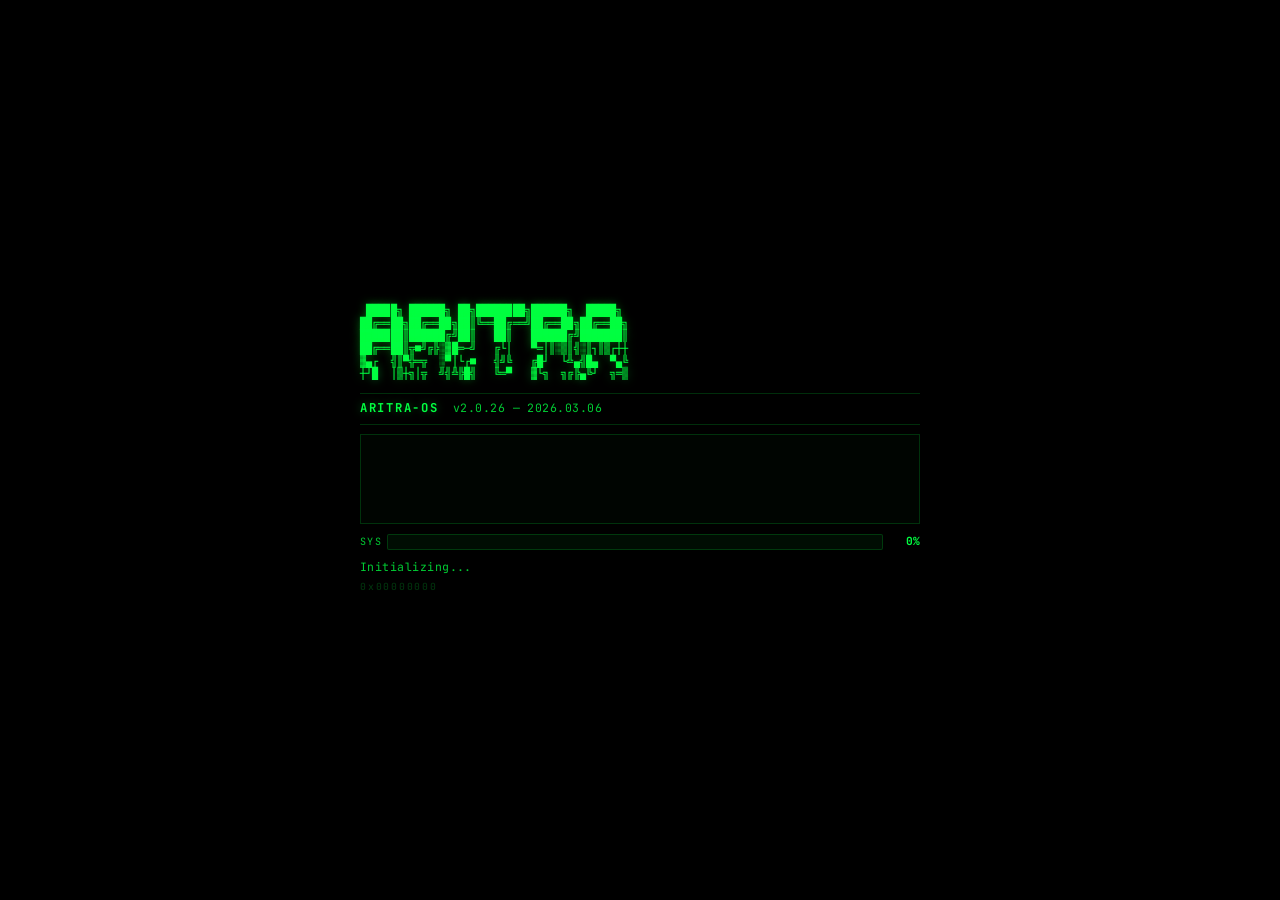
<file: terminal/index.html>
<!DOCTYPE html>
<html lang="en">
<head>
  <meta charset="UTF-8">
  <meta name="viewport" content="width=device-width, initial-scale=1.0">
  <title>Aritra Saha — Terminal</title>
  <meta name="description" content="Terminal-style portfolio of Aritra Saha — Software Developer & AI Engineer.">
  <link rel="canonical" href="https://aritraio.github.io/terminal/">
  <meta name="robots" content="index, follow">

  <!-- Open Graph -->
  <meta property="og:title" content="Aritra Saha — Terminal Portfolio">
  <meta property="og:description" content="Interactive terminal portfolio of Aritra Saha.">
  <meta property="og:type" content="website">
  <meta property="og:url" content="https://aritraio.github.io/terminal/">
  <meta property="og:image" content="https://aritraio.github.io/assets/images/og-preview.svg">
  <meta property="og:image:type" content="image/svg+xml">
  <meta property="og:image:width" content="1200">
  <meta property="og:image:height" content="630">

  <!-- Twitter Card -->
  <meta name="twitter:card" content="summary_large_image">
  <meta name="twitter:title" content="Aritra Saha — Terminal Portfolio">
  <meta name="twitter:description" content="Interactive terminal portfolio of Aritra Saha.">
  <meta name="twitter:image" content="https://aritraio.github.io/assets/images/og-preview.svg">

  <!-- Favicon -->
  <link rel="icon" href="data:image/svg+xml,<svg xmlns='http://www.w3.org/2000/svg' viewBox='0 0 100 100'><text y='.9em' font-size='90'>⚡</text></svg>">

  <!-- Fonts -->
  <link rel="preconnect" href="https://fonts.googleapis.com">
  <link rel="preconnect" href="https://fonts.gstatic.com" crossorigin>
  <link href="https://fonts.googleapis.com/css2?family=JetBrains+Mono:wght@400;500;700&display=swap" rel="stylesheet">

  <link rel="stylesheet" href="../assets/css/terminal.css">
</head>
<body>

  <!-- Matrix rain canvas -->
  <canvas id="matrix-bg" aria-hidden="true"></canvas>

  <!-- Boot sequence overlay -->
  <div class="boot-screen" id="boot-screen" aria-hidden="true">
    <div class="boot-glitch-overlay" id="boot-glitch-overlay"></div>
    <div class="boot-screen__inner">
      <pre class="boot-ascii" id="boot-ascii" aria-hidden="true"></pre>
      <div class="boot-sysinfo">
        <span class="boot-sysname">ARITRA-OS</span>
        <span class="boot-version">v2.0.26 — 2026.03.06</span>
      </div>
      <div class="boot-log" id="boot-log" aria-hidden="true"></div>
      <div class="boot-bar-row">
        <span class="boot-bar-label">SYS</span>
        <div class="boot-bar-track">
          <div class="boot-segments" id="boot-segments"></div>
        </div>
        <span class="boot-bar-pct" id="boot-bar-pct">0%</span>
      </div>
      <div class="boot-status" id="boot-msg">Initializing...</div>
      <div class="boot-hex" id="boot-hex" aria-hidden="true">0x00000000</div>
    </div>
    <div class="boot-scanline-sweep" id="boot-scanline-sweep" aria-hidden="true"></div>
  </div>

  <!-- Terminal window -->
  <main class="terminal-wrap" id="terminal-wrap" aria-label="Interactive terminal portfolio">
    <div class="terminal" id="terminal">

      <!-- Title bar -->
      <div class="terminal__titlebar" aria-hidden="true">
        <div class="terminal__dots">
          <span class="terminal__dot terminal__dot--red"></span>
          <span class="terminal__dot terminal__dot--yellow"></span>
          <span class="terminal__dot terminal__dot--green"></span>
        </div>
        <span class="terminal__title">aritra@portfolio:~</span>
        <span class="terminal__title-right">bash — 80×24</span>
      </div>

      <!-- Output area -->
      <div class="terminal__body" id="terminal-body" role="log" aria-live="polite" aria-label="Terminal output">
        <div class="terminal__output" id="terminal-output"></div>
      </div>

      <!-- Input row -->
      <div class="terminal__input-row" id="input-row">
        <span class="terminal__prompt" aria-hidden="true">
          <span class="prompt__user">aritra</span><span class="prompt__at">@</span><span class="prompt__host">portfolio</span><span class="prompt__colon">:</span><span class="prompt__path" id="prompt-path">~</span><span class="prompt__dollar">$</span>
        </span>
        <input
          class="terminal__input"
          id="terminal-input"
          type="text"
          autocomplete="off"
          autocorrect="off"
          autocapitalize="off"
          spellcheck="false"
          aria-label="Terminal command input"
          placeholder=""
          autofocus
        >
        <span class="terminal__cursor" id="terminal-cursor" aria-hidden="true"></span>
      </div>

    </div>
  </main>

  <noscript>
    <style>
      .boot-screen { display: none !important; }
      .terminal-wrap { opacity: 1 !important; }
    </style>
    <p style="color:#00ff41;font-family:monospace;padding:2rem;">JavaScript is required for the terminal interface. Please enable it.</p>
  </noscript>

  <script src="../assets/js/terminal.js" defer></script>
</body>
</html>
</file>
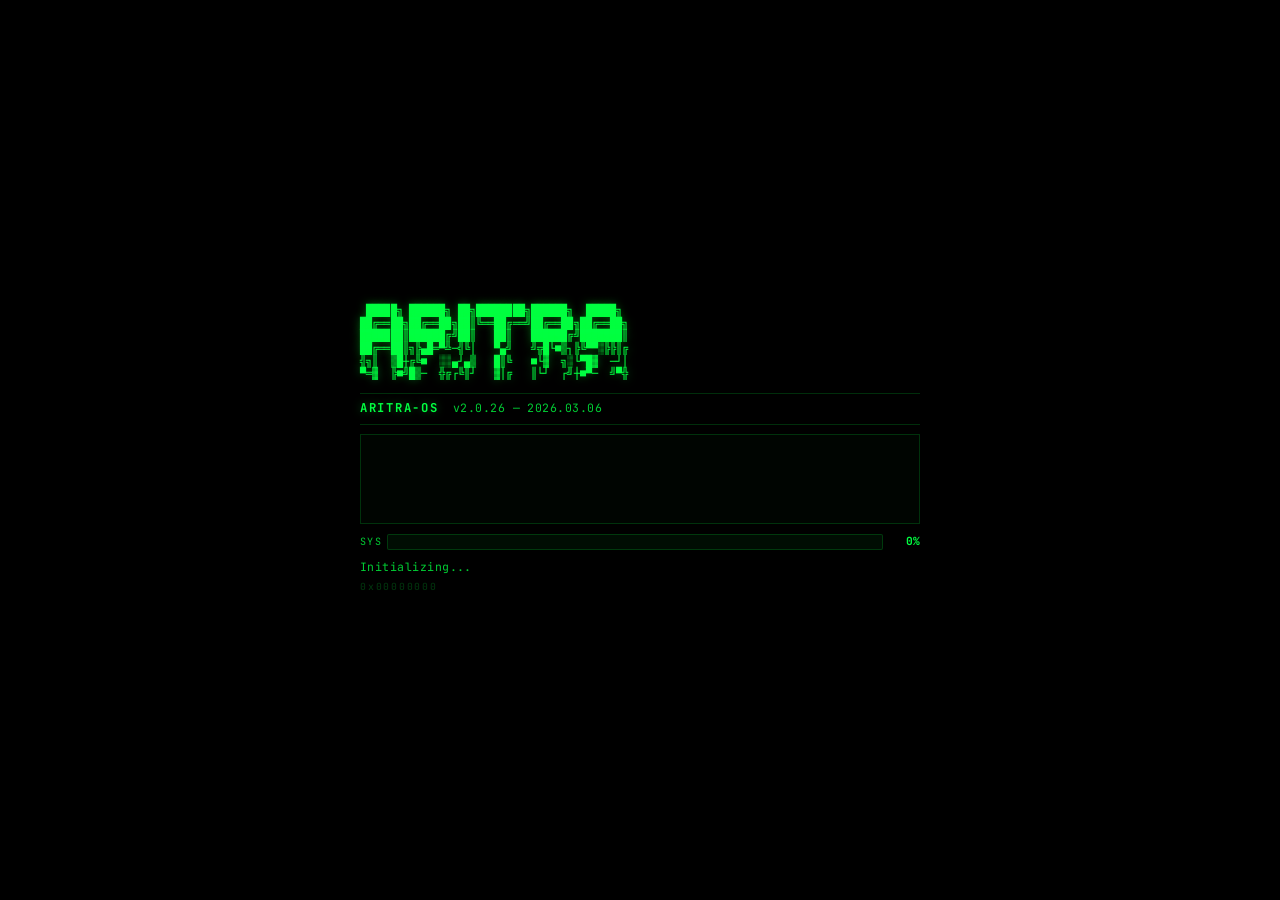
<file: terminal.html>
<!DOCTYPE html>
<html lang="en">
<head>
  <meta charset="UTF-8">
  <meta name="viewport" content="width=device-width, initial-scale=1.0">
  <title>Aritra Saha — Terminal</title>
  <meta name="description" content="Terminal-style portfolio of Aritra Saha — Software Developer & AI Engineer.">
  <link rel="canonical" href="https://aritraio.github.io/terminal">
  <meta name="robots" content="index, follow">

  <!-- Open Graph -->
  <meta property="og:title" content="Aritra Saha — Terminal Portfolio">
  <meta property="og:description" content="Interactive terminal portfolio of Aritra Saha.">
  <meta property="og:type" content="website">
  <meta property="og:url" content="https://aritraio.github.io/terminal">

  <!-- Favicon -->
  <link rel="icon" href="data:image/svg+xml,<svg xmlns='http://www.w3.org/2000/svg' viewBox='0 0 100 100'><text y='.9em' font-size='90'>⚡</text></svg>">

  <!-- Fonts -->
  <link rel="preconnect" href="https://fonts.googleapis.com">
  <link rel="preconnect" href="https://fonts.gstatic.com" crossorigin>
  <link href="https://fonts.googleapis.com/css2?family=JetBrains+Mono:wght@400;500;700&display=swap" rel="stylesheet">

  <link rel="stylesheet" href="css/terminal.css">
</head>
<body>

  <!-- Matrix rain canvas -->
  <canvas id="matrix-bg" aria-hidden="true"></canvas>

  <!-- Boot sequence overlay -->
  <div class="boot-screen" id="boot-screen" aria-hidden="true">
    <div class="boot-glitch-overlay" id="boot-glitch-overlay"></div>
    <div class="boot-screen__inner">
      <pre class="boot-ascii" id="boot-ascii" aria-hidden="true"></pre>
      <div class="boot-sysinfo">
        <span class="boot-sysname">ARITRA-OS</span>
        <span class="boot-version">v2.0.26 — 2026.03.06</span>
      </div>
      <div class="boot-log" id="boot-log" aria-hidden="true"></div>
      <div class="boot-bar-row">
        <span class="boot-bar-label">SYS</span>
        <div class="boot-bar-track">
          <div class="boot-segments" id="boot-segments"></div>
        </div>
        <span class="boot-bar-pct" id="boot-bar-pct">0%</span>
      </div>
      <div class="boot-status" id="boot-msg">Initializing...</div>
      <div class="boot-hex" id="boot-hex" aria-hidden="true">0x00000000</div>
    </div>
    <div class="boot-scanline-sweep" id="boot-scanline-sweep" aria-hidden="true"></div>
  </div>

  <!-- Terminal window -->
  <main class="terminal-wrap" id="terminal-wrap" aria-label="Interactive terminal portfolio">
    <div class="terminal" id="terminal">

      <!-- Title bar -->
      <div class="terminal__titlebar" aria-hidden="true">
        <div class="terminal__dots">
          <span class="terminal__dot terminal__dot--red"></span>
          <span class="terminal__dot terminal__dot--yellow"></span>
          <span class="terminal__dot terminal__dot--green"></span>
        </div>
        <span class="terminal__title">aritra@portfolio:~</span>
        <span class="terminal__title-right">bash — 80×24</span>
      </div>

      <!-- Output area -->
      <div class="terminal__body" id="terminal-body" role="log" aria-live="polite" aria-label="Terminal output">
        <div class="terminal__output" id="terminal-output"></div>
      </div>

      <!-- Input row -->
      <div class="terminal__input-row" id="input-row">
        <span class="terminal__prompt" aria-hidden="true">
          <span class="prompt__user">aritra</span><span class="prompt__at">@</span><span class="prompt__host">portfolio</span><span class="prompt__colon">:</span><span class="prompt__path" id="prompt-path">~</span><span class="prompt__dollar">$</span>
        </span>
        <input
          class="terminal__input"
          id="terminal-input"
          type="text"
          autocomplete="off"
          autocorrect="off"
          autocapitalize="off"
          spellcheck="false"
          aria-label="Terminal command input"
          placeholder=""
          autofocus
        >
        <span class="terminal__cursor" id="terminal-cursor" aria-hidden="true"></span>
      </div>

    </div>
  </main>

  <noscript>
    <style>
      .boot-screen { display: none !important; }
      .terminal-wrap { opacity: 1 !important; }
    </style>
    <p style="color:#00ff41;font-family:monospace;padding:2rem;">JavaScript is required for the terminal interface. Please enable it.</p>
  </noscript>

  <script src="js/terminal.js" defer></script>
</body>
</html>
</file>
<file: assets/css/main.css>
/* ============================================================
   PORTFOLIO — Design System & Styles
   Mobile-first • Dark/Light theme • CSS Grid + Flexbox
   ============================================================ */

/* ── Reset ────────────────────────────────────────────────── */
*,
*::before,
*::after {
  margin: 0;
  padding: 0;
  box-sizing: border-box;
}

/* ── CSS Custom Properties (Design Tokens) ────────────────── */
:root {
  /* Typography */
  --ff-sans: 'Inter', -apple-system, BlinkMacSystemFont, 'Segoe UI', Roboto, sans-serif;
  --ff-mono: 'JetBrains Mono', 'Fira Code', monospace;

  --fs-xs: 0.75rem;
  --fs-sm: 0.875rem;
  --fs-base: 1rem;
  --fs-md: 1.125rem;
  --fs-lg: 1.25rem;
  --fs-xl: 1.5rem;
  --fs-2xl: 2rem;
  --fs-3xl: 2.5rem;
  --fs-4xl: 3.5rem;

  --fw-regular: 400;
  --fw-medium: 500;
  --fw-semibold: 600;
  --fw-bold: 700;

  /* Spacing */
  --space-xs: 0.25rem;
  --space-sm: 0.5rem;
  --space-md: 1rem;
  --space-lg: 1.5rem;
  --space-xl: 2rem;
  --space-2xl: 3rem;
  --space-3xl: 4rem;
  --space-4xl: 6rem;
  --space-5xl: 8rem;

  /* Radius */
  --radius-sm: 6px;
  --radius-md: 10px;
  --radius-lg: 16px;
  --radius-xl: 24px;
  --radius-full: 9999px;

  /* Transitions */
  --ease-out: cubic-bezier(0.16, 1, 0.3, 1);
  --ease-in-out: cubic-bezier(0.65, 0, 0.35, 1);
  --duration-fast: 200ms;
  --duration-normal: 350ms;
  --duration-slow: 600ms;

  /* Layout */
  --container-max: 1100px;
  --container-padding: 1.25rem;
  --header-height: 64px;

  /* Eye Logo */
  --color-eye: #6c63ff;
  --color-eye-glow: rgba(108, 99, 255, 0.25);
  --color-eye-core: #0a0a0f;
}

/* ── Dark Theme (default) ─────────────────────────────────── */
[data-theme="dark"] {
  --color-bg: #0a0a0f;
  --color-bg-elevated: #12121a;
  --color-bg-card: #16161f;
  --color-bg-card-hover: #1c1c28;
  --color-border: #222233;
  --color-border-subtle: #1a1a2a;

  --color-text-primary: #eeeef0;
  --color-text-secondary: #9999aa;
  --color-text-tertiary: #666677;

  --color-accent: #6c63ff;
  --color-accent-hover: #7e77ff;
  --color-accent-subtle: rgba(108, 99, 255, 0.12);
  --color-accent-glow: rgba(108, 99, 255, 0.25);

  --color-green: #34d399;
  --color-red: #f87171;
  --color-yellow: #fbbf24;

  --shadow-sm: 0 1px 3px rgba(0, 0, 0, 0.3);
  --shadow-md: 0 4px 20px rgba(0, 0, 0, 0.4);
  --shadow-lg: 0 8px 40px rgba(0, 0, 0, 0.5);
  --shadow-glow: 0 0 30px rgba(108, 99, 255, 0.15);

  --code-bg: #0d0d14;
  --code-keyword: #c792ea;
  --code-string: #c3e88d;
  --code-func: #82aaff;
  --code-class: #ffcb6b;
  --code-param: #f07178;
}

/* ── Light Theme ──────────────────────────────────────────── */
[data-theme="light"] {
  --color-bg: #f8f8fc;
  --color-bg-elevated: #ffffff;
  --color-bg-card: #ffffff;
  --color-bg-card-hover: #f0f0f8;
  --color-border: #e0e0ea;
  --color-border-subtle: #eaeaf0;

  --color-text-primary: #1a1a2e;
  --color-text-secondary: #555566;
  --color-text-tertiary: #888899;

  --color-accent: #5548d9;
  --color-accent-hover: #4338ca;
  --color-accent-subtle: rgba(85, 72, 217, 0.08);
  --color-accent-glow: rgba(85, 72, 217, 0.15);

  --color-green: #059669;
  --color-red: #dc2626;
  --color-yellow: #d97706;

  --shadow-sm: 0 1px 3px rgba(0, 0, 0, 0.06);
  --shadow-md: 0 4px 20px rgba(0, 0, 0, 0.08);
  --shadow-lg: 0 8px 40px rgba(0, 0, 0, 0.1);
  --shadow-glow: 0 0 30px rgba(85, 72, 217, 0.08);

  --code-bg: #1e1e2e;
  --code-keyword: #c792ea;
  --code-string: #c3e88d;
  --code-func: #82aaff;
  --code-class: #ffcb6b;
  --code-param: #f07178;
}

/* ── Base ─────────────────────────────────────────────────── */
html {
  scroll-behavior: smooth;
  scroll-padding-top: var(--header-height);
  -webkit-text-size-adjust: 100%;
}

body {
  font-family: var(--ff-sans);
  font-size: var(--fs-base);
  font-weight: var(--fw-regular);
  line-height: 1.6;
  color: var(--color-text-primary);
  background-color: var(--color-bg);
  transition: background-color var(--duration-normal) var(--ease-out),
              color var(--duration-normal) var(--ease-out);
  overflow-x: hidden;
  -webkit-font-smoothing: antialiased;
  -moz-osx-font-smoothing: grayscale;
}

a {
  color: var(--color-accent);
  text-decoration: none;
  transition: color var(--duration-fast) var(--ease-out);
}

a:hover {
  color: var(--color-accent-hover);
}

ul {
  list-style: none;
}

img {
  max-width: 100%;
  display: block;
}

button {
  font: inherit;
  color: inherit;
  background: none;
  border: none;
  cursor: pointer;
}

:focus-visible {
  outline: 2px solid var(--color-accent);
  outline-offset: 3px;
  border-radius: var(--radius-sm);
}

.sr-only {
  position: absolute;
  width: 1px;
  height: 1px;
  padding: 0;
  margin: -1px;
  overflow: hidden;
  clip: rect(0, 0, 0, 0);
  white-space: nowrap;
  border: 0;
}

::selection {
  background-color: var(--color-accent);
  color: #fff;
}

/* ── Container ────────────────────────────────────────────── */
.container {
  width: 100%;
  max-width: var(--container-max);
  margin-inline: auto;
  padding-inline: var(--container-padding);
}

/* ── Section Utility ──────────────────────────────────────── */
.section {
  padding-block: var(--space-4xl);
}

.section__title {
  font-size: var(--fs-2xl);
  font-weight: var(--fw-bold);
  letter-spacing: -0.02em;
  margin-bottom: var(--space-sm);
}

#about .section__title,
#skills .section__title,
#experience .section__title,
#projects .section__title,
#contact .section__title {
  position: relative;
  display: inline-block;
  padding-bottom: 0.2rem;
  transition: transform var(--duration-normal) var(--ease-out);
}

#about .section__title::after,
#skills .section__title::after,
#experience .section__title::after,
#projects .section__title::after,
#contact .section__title::after {
  content: '';
  position: absolute;
  left: 0;
  right: 0;
  bottom: -0.05rem;
  height: 3px;
  border-radius: var(--radius-full);
  background: linear-gradient(90deg, var(--color-accent) 0%, var(--color-accent-hover) 100%);
  transform: scaleX(0);
  transform-origin: left;
  opacity: 0;
  transition: transform var(--duration-normal) var(--ease-out),
              opacity var(--duration-normal) var(--ease-out);
}

#about .section__title:hover,
#skills .section__title:hover,
#experience .section__title:hover,
#projects .section__title:hover,
#contact .section__title:hover {
  animation: sectionTitleBounce 520ms cubic-bezier(0.22, 1, 0.36, 1) 1;
}

#about .section__title:hover::after,
#skills .section__title:hover::after,
#experience .section__title:hover::after,
#projects .section__title:hover::after,
#contact .section__title:hover::after {
  transform: scaleX(1);
  opacity: 1;
}

.section__subtitle {
  color: var(--color-text-secondary);
  font-size: var(--fs-md);
  margin-bottom: var(--space-3xl);
}

/* ============================================================
   HEADER / NAV
   ============================================================ */
.site-header {
  position: fixed;
  top: 0;
  left: 0;
  right: 0;
  z-index: 1000;
  height: var(--header-height);
  background-color: transparent;
  transition: background-color var(--duration-normal) var(--ease-out),
              box-shadow var(--duration-normal) var(--ease-out),
              backdrop-filter var(--duration-normal) var(--ease-out);
}

.site-header.scrolled {
  background-color: rgba(10, 10, 15, 0.85);
  backdrop-filter: blur(16px) saturate(180%);
  -webkit-backdrop-filter: blur(16px) saturate(180%);
  box-shadow: var(--shadow-sm);
}

[data-theme="light"] .site-header.scrolled {
  background-color: rgba(248, 248, 252, 0.85);
}

.nav {
  display: flex;
  align-items: center;
  justify-content: space-between;
  height: var(--header-height);
}

.nav__logo {
  position: relative;
  display: inline-flex;
  align-items: center;
  justify-content: center;
  padding: 0.3rem;
  border-radius: var(--radius-md);
  color: var(--color-text-primary);
  transition: color var(--duration-fast) var(--ease-out),
              transform var(--duration-fast) var(--ease-out);
}

.nav__logo:hover {
  color: var(--color-accent);
  transform: scale(1.1);
}

/* ── Eye Logo ─── */
.eye-logo {
  display: block;
  overflow: visible;
  color: var(--color-eye);
  transition: color var(--duration-fast) var(--ease-out);
}

.eye-logo__outline {
  transition: stroke var(--duration-fast) var(--ease-out);
}

.eye-logo__lashes {
  transition: opacity var(--duration-fast) var(--ease-out);
}

.eye-logo__lashes line {
  transition: stroke var(--duration-fast) var(--ease-out);
}

.nav__logo:hover .eye-logo__lashes line,
.footer__logo:hover .eye-logo__lashes line {
  stroke: var(--color-accent);
}

.eye-logo__iris {
  transition: fill var(--duration-fast) var(--ease-out);
  filter: drop-shadow(0 0 5px var(--color-eye-glow));
}

.eye-logo__iris-ring {
  pointer-events: none;
}

.eye-logo__pupil {
  transition: cx 80ms ease-out, cy 80ms ease-out;
}

.eye-logo__shine {
  transition: cx 60ms ease-out, cy 60ms ease-out;
  pointer-events: none;
}

/* Hover glow */
.nav__logo:hover .eye-logo__iris,
.footer__logo:hover .eye-logo__iris {
  filter: drop-shadow(0 0 8px var(--color-eye-glow)) drop-shadow(0 0 18px var(--color-eye-glow));
}

.nav__logo:hover .eye-logo__outline,
.footer__logo:hover .eye-logo__outline {
  stroke: var(--color-eye);
}

/* Blink animation — natural double-blink with variable speed */
.eye-logo__lid {
  transform-origin: 40px 24px;
  animation: eyeBlink 5s cubic-bezier(0.25, 0.1, 0.25, 1) infinite;
}

@keyframes eyeBlink {
  0%        { transform: translateY(-64px); }
  /* First blink — fast close */
  18%       { transform: translateY(-64px); }
  19.5%     { transform: translateY(0px); }
  /* Hold shut briefly */
  21%       { transform: translateY(0px); }
  /* Open — slightly slower */
  23.5%     { transform: translateY(-64px); }
  /* Pause */
  42%       { transform: translateY(-64px); }
  /* Second blink — quick */
  43%       { transform: translateY(0px); }
  44%       { transform: translateY(0px); }
  45.5%     { transform: translateY(-64px); }
  /* Stay open for rest of cycle */
  100%      { transform: translateY(-64px); }
}

/* Eyelash flutter during blink */
.eye-logo__lashes {
  animation: lashFlutter 5s cubic-bezier(0.25, 0.1, 0.25, 1) infinite;
}

@keyframes lashFlutter {
  0%, 18%   { transform: translateY(0) scaleY(1); }
  19.5%     { transform: translateY(6px) scaleY(0.3); }
  21%       { transform: translateY(6px) scaleY(0.3); }
  23.5%     { transform: translateY(0) scaleY(1); }
  42%       { transform: translateY(0) scaleY(1); }
  43%       { transform: translateY(6px) scaleY(0.3); }
  44%       { transform: translateY(6px) scaleY(0.3); }
  45.5%     { transform: translateY(0) scaleY(1); }
  100%      { transform: translateY(0) scaleY(1); }
}

/* Micro-saccade (subtle life-like jitter) */
.eye-logo__iris,
.eye-logo__pupil {
  animation: eyeMicroSaccade 6s ease-in-out infinite;
}

@keyframes eyeMicroSaccade {
  0%, 100% { transform: translate(0, 0); }
  15%      { transform: translate(0.4px, -0.3px); }
  30%      { transform: translate(-0.3px, 0.2px); }
  60%      { transform: translate(0.2px, 0.4px); }
  80%      { transform: translate(-0.4px, -0.2px); }
}

/* Dilate pupil on hover */
.nav__logo:hover .eye-logo__pupil,
.footer__logo:hover .eye-logo__pupil {
  r: 4;
}

.nav__toggle {
  display: flex;
  flex-direction: column;
  gap: 5px;
  padding: var(--space-sm);
  z-index: 1001;
}

.nav__actions {
  display: flex;
  align-items: center;
  gap: var(--space-sm);
  z-index: 1001;
}

.nav__toggle-bar {
  display: block;
  width: 22px;
  height: 2px;
  background-color: var(--color-text-primary);
  border-radius: var(--radius-full);
  transition: transform var(--duration-normal) var(--ease-out),
              opacity var(--duration-fast);
}

.nav__toggle.active .nav__toggle-bar:nth-child(1) {
  transform: translateY(7px) rotate(45deg);
}
.nav__toggle.active .nav__toggle-bar:nth-child(2) {
  opacity: 0;
}
.nav__toggle.active .nav__toggle-bar:nth-child(3) {
  transform: translateY(-7px) rotate(-45deg);
}

.nav__list {
  position: fixed;
  top: 0;
  right: 0;
  width: min(280px, 80vw);
  height: 100vh;
  padding: calc(var(--header-height) + var(--space-xl)) var(--space-xl) var(--space-xl);
  background-color: var(--color-bg-elevated);
  border-left: 1px solid var(--color-border);
  display: flex;
  flex-direction: column;
  gap: var(--space-sm);
  transform: translateX(100%);
  transition: transform var(--duration-normal) var(--ease-out);
  z-index: 999;
}

.nav__list.open {
  transform: translateX(0);
}

.nav__link {
  display: block;
  position: relative;
  padding: var(--space-sm) var(--space-md);
  color: var(--color-text-secondary);
  font-size: var(--fs-md);
  font-weight: var(--fw-medium);
  border-radius: var(--radius-sm);
  overflow: hidden;
  transition: color var(--duration-fast) var(--ease-out),
              background-color var(--duration-fast) var(--ease-out);
}

.nav__link::after {
  content: '';
  position: absolute;
  left: var(--space-md);
  right: var(--space-md);
  bottom: 0.32rem;
  height: 3px;
  border-radius: var(--radius-full);
  background: linear-gradient(90deg, var(--color-accent) 0%, var(--color-accent-hover) 100%);
  transform: scaleX(0);
  transform-origin: left;
  opacity: 0;
  transition: transform var(--duration-normal) var(--ease-out),
              opacity var(--duration-normal) var(--ease-out);
}

.nav__link:hover {
  color: var(--color-text-primary);
  background-color: transparent;
  animation: sectionTitleBounce 520ms cubic-bezier(0.22, 1, 0.36, 1) 1;
}

.nav__link:focus-visible {
  animation: sectionTitleBounce 520ms cubic-bezier(0.22, 1, 0.36, 1) 1;
}

.nav__link:hover::after,
.nav__link:focus-visible::after,
.nav__link--active::after {
  transform: scaleX(1);
  opacity: 1;
}

.nav__link--active {
  color: var(--color-text-primary);
}

.theme-toggle {
  display: flex;
  align-items: center;
  justify-content: center;
  width: 40px;
  height: 40px;
  position: relative;
  overflow: hidden;
  border-radius: var(--radius-md);
  color: var(--color-text-secondary);
  transition: color var(--duration-fast) var(--ease-out),
              background-color var(--duration-fast) var(--ease-out),
              box-shadow var(--duration-normal) var(--ease-out),
              transform var(--duration-fast) var(--ease-out);
  margin-top: 0;
}

.theme-toggle:hover {
  color: var(--color-accent);
  background-color: var(--color-accent-subtle);
  transform: translateY(-1px);
}

.theme-toggle.is-switching {
  box-shadow: 0 0 0 8px var(--color-accent-subtle), var(--shadow-glow);
}

.theme-toggle__icon {
  position: absolute;
  transition: opacity var(--duration-normal) var(--ease-out),
              transform var(--duration-normal) var(--ease-out);
}

[data-theme="dark"] .theme-toggle__icon--sun {
  opacity: 1;
  transform: rotate(0deg) scale(1);
}

[data-theme="dark"] .theme-toggle__icon--moon {
  opacity: 0;
  transform: rotate(-120deg) scale(0.55);
}

[data-theme="light"] .theme-toggle__icon--sun {
  opacity: 0;
  transform: rotate(120deg) scale(0.55);
}

[data-theme="light"] .theme-toggle__icon--moon {
  opacity: 1;
  transform: rotate(0deg) scale(1);
}

/* ── Overlay ─── */
.nav-overlay {
  position: fixed;
  inset: 0;
  background-color: rgba(0, 0, 0, 0.5);
  backdrop-filter: blur(4px);
  opacity: 0;
  pointer-events: none;
  transition: opacity var(--duration-normal) var(--ease-out);
  z-index: 998;
}

.nav-overlay.active {
  opacity: 1;
  pointer-events: auto;
}

/* ============================================================
   HERO
   ============================================================ */
.hero {
  min-height: 100vh;
  display: flex;
  flex-direction: column;
  justify-content: center;
  padding-top: calc(var(--header-height) + var(--space-2xl));
  padding-bottom: var(--space-3xl);
  position: relative;
  overflow: hidden;
}

/* Subtle gradient background */
.hero::before {
  content: '';
  position: absolute;
  top: -20%;
  right: -20%;
  width: 60vw;
  height: 60vw;
  max-width: 600px;
  max-height: 600px;
  border-radius: 50%;
  background: radial-gradient(circle, var(--color-accent-glow) 0%, transparent 70%);
  pointer-events: none;
  z-index: 0;
  animation: heroGlowFloat 8s ease-in-out infinite;
}

.hero__container {
  display: grid;
  gap: var(--space-3xl);
  align-items: center;
  position: relative;
  z-index: 1;
}

.hero__greeting {
  font-family: var(--ff-mono);
  font-size: var(--fs-sm);
  color: var(--color-accent);
  font-weight: var(--fw-medium);
  letter-spacing: 0.05em;
  margin-bottom: var(--space-sm);
}

.hero__name {
  font-size: var(--fs-3xl);
  font-weight: var(--fw-bold);
  letter-spacing: -0.03em;
  line-height: 1.1;
  margin-bottom: var(--space-md);
  background: linear-gradient(135deg, var(--color-text-primary) 0%, var(--color-accent) 100%);
  background-size: 180% 180%;
  -webkit-background-clip: text;
  -webkit-text-fill-color: transparent;
  background-clip: text;
  animation: nameGradientShift 7s var(--ease-in-out) infinite;
  will-change: background-position;
}

.hero__role {
  font-size: var(--fs-xl);
  color: var(--color-text-secondary);
  font-weight: var(--fw-medium);
  margin-bottom: var(--space-lg);
  min-height: 1.6em;
}

.hero__role-static {
  color: var(--color-text-secondary);
}

.hero__role-dynamic {
  color: var(--color-accent);
  font-weight: var(--fw-semibold);
}

.hero__role-cursor {
  display: inline-block;
  color: var(--color-accent);
  font-weight: var(--fw-regular);
  animation: cursorBlink 0.7s step-end infinite;
  margin-left: 1px;
}

@keyframes cursorBlink {
  0%, 100% { opacity: 1; }
  50% { opacity: 0; }
}

.hero__separator {
  color: var(--color-accent);
}

.hero__summary {
  color: var(--color-text-secondary);
  font-size: var(--fs-base);
  line-height: 1.7;
  max-width: 540px;
  margin-bottom: var(--space-xl);
}

.hero__cta {
  display: flex;
  flex-wrap: wrap;
  gap: var(--space-md);
}

/* ── Buttons ─── */
.btn {
  display: inline-flex;
  align-items: center;
  gap: var(--space-sm);
  padding: 0.7rem 1.4rem;
  font-size: var(--fs-sm);
  font-weight: var(--fw-semibold);
  border-radius: var(--radius-md);
  transition: all var(--duration-fast) var(--ease-out);
  white-space: nowrap;
}

.btn--primary {
  background-color: var(--color-accent);
  color: #fff;
  box-shadow: 0 2px 12px var(--color-accent-glow);
}

.btn--primary:hover {
  background-color: var(--color-accent-hover);
  color: #fff;
  transform: translateY(-2px);
  box-shadow: 0 4px 20px var(--color-accent-glow);
}

.btn--secondary {
  background-color: var(--color-bg-card);
  color: var(--color-text-primary);
  border: 1px solid var(--color-border);
}

.btn--secondary:hover {
  background-color: var(--color-bg-card-hover);
  color: var(--color-text-primary);
  transform: translateY(-2px);
  border-color: var(--color-accent);
}

.btn--outline {
  background-color: transparent;
  color: var(--color-accent);
  border: 1px solid var(--color-accent);
}

.btn--outline:hover {
  background-color: var(--color-accent-subtle);
  transform: translateY(-2px);
}

/* ── Hero Code Block ─── */
.hero__visual {
  display: none;
}

.hero__code-block {
  background-color: var(--code-bg);
  border: 1px solid var(--color-border);
  border-radius: var(--radius-lg);
  overflow: hidden;
  box-shadow: var(--shadow-lg);
  animation: heroCardFloat 6s ease-in-out infinite;
}

.hero__code-header {
  display: flex;
  align-items: center;
  gap: 6px;
  padding: var(--space-sm) var(--space-md);
  background-color: rgba(255, 255, 255, 0.03);
  border-bottom: 1px solid var(--color-border);
}

.hero__code-dot {
  width: 10px;
  height: 10px;
  border-radius: 50%;
}

.hero__code-dot--red    { background-color: var(--color-red); }
.hero__code-dot--yellow { background-color: var(--color-yellow); }
.hero__code-dot--green  { background-color: var(--color-green); }

.hero__code-filename {
  font-family: var(--ff-mono);
  font-size: var(--fs-xs);
  color: var(--color-text-tertiary);
  margin-left: var(--space-sm);
}

.hero__code-content {
  padding: var(--space-lg);
  font-family: var(--ff-mono);
  font-size: var(--fs-sm);
  line-height: 1.8;
  color: var(--color-text-secondary);
  overflow-x: auto;
}

.code-keyword { color: var(--code-keyword); }
.code-class   { color: var(--code-class); }
.code-func    { color: var(--code-func); }
.code-string  { color: var(--code-string); }
.code-param   { color: var(--code-param); }

/* ── Scroll indicator ─── */
.hero__scroll-indicator {
  display: flex;
  flex-direction: column;
  align-items: center;
  gap: var(--space-sm);
  margin-top: auto;
  padding-top: var(--space-3xl);
}

.hero__scroll-text {
  font-family: var(--ff-mono);
  font-size: var(--fs-xs);
  color: var(--color-text-tertiary);
  text-transform: uppercase;
  letter-spacing: 0.15em;
}

.hero__scroll-line {
  width: 1px;
  height: 40px;
  background: linear-gradient(to bottom, var(--color-accent), transparent);
  animation: scrollPulse 2s ease-in-out infinite;
}

@keyframes scrollPulse {
  0%, 100% { opacity: 1; transform: scaleY(1); }
  50%      { opacity: 0.4; transform: scaleY(0.6); }
}

@keyframes heroGlowFloat {
  0%,
  100% {
    transform: translate3d(0, 0, 0) scale(1);
    opacity: 0.8;
  }
  50% {
    transform: translate3d(-3%, 4%, 0) scale(1.08);
    opacity: 1;
  }
}

@keyframes heroCardFloat {
  0%,
  100% {
    transform: translateY(0px);
  }
  50% {
    transform: translateY(-6px);
  }
}

@keyframes nameGradientShift {
  0%,
  100% {
    background-position: 0% 50%;
  }
  50% {
    background-position: 100% 50%;
  }
}

@keyframes sectionTitleBounce {
  0% {
    transform: translateY(0);
  }
  35% {
    transform: translateY(-3px);
  }
  65% {
    transform: translateY(1px);
  }
  100% {
    transform: translateY(0);
  }
}

::view-transition-old(root),
::view-transition-new(root) {
  animation-duration: 650ms;
  animation-timing-function: var(--ease-out);
}

::view-transition-new(root) {
  clip-path: circle(0 at var(--theme-transition-x, 50%) var(--theme-transition-y, 0%));
  animation-name: themeReveal;
}

::view-transition-old(root) {
  animation-name: themeFadeOut;
}

@keyframes themeReveal {
  to {
    clip-path: circle(var(--theme-transition-radius, 150vmax) at var(--theme-transition-x, 50%) var(--theme-transition-y, 0%));
  }
}

@keyframes themeFadeOut {
  from {
    opacity: 1;
  }
  to {
    opacity: 0.75;
  }
}

/* ============================================================
   SKIP LINK (a11y)
   ============================================================ */
.skip-link {
  position: fixed;
  top: -100%;
  left: 50%;
  transform: translateX(-50%);
  z-index: 9999;
  padding: 0.75rem 1.5rem;
  background-color: var(--color-accent);
  color: #fff;
  font-size: var(--fs-sm);
  font-weight: var(--fw-semibold);
  border-radius: 0 0 var(--radius-md) var(--radius-md);
  transition: top var(--duration-fast) var(--ease-out);
}

.skip-link:focus {
  top: 0;
  color: #fff;
  outline: none;
}

/* ============================================================
   ABOUT
   ============================================================ */
.about {
  background-color: var(--color-bg-elevated);
}

.about__grid {
  display: grid;
  grid-template-columns: 1fr;
  gap: var(--space-3xl);
  align-items: start;
}

.about__paragraph {
  color: var(--color-text-secondary);
  font-size: var(--fs-base);
  line-height: 1.8;
  margin-bottom: var(--space-lg);
}

.about__paragraph:last-child {
  margin-bottom: 0;
}

.about__paragraph strong {
  color: var(--color-text-primary);
  font-weight: var(--fw-semibold);
}

.about__stats {
  display: grid;
  grid-template-columns: repeat(2, 1fr);
  gap: var(--space-lg);
}

.stat-card {
  text-align: center;
  padding: var(--space-xl);
  background-color: var(--color-bg-card);
  border: 1px solid var(--color-border);
  border-radius: var(--radius-lg);
  transition: transform var(--duration-normal) var(--ease-out),
              box-shadow var(--duration-normal) var(--ease-out),
              border-color var(--duration-normal) var(--ease-out);
}

.stat-card:hover {
  transform: translateY(-4px);
  box-shadow: var(--shadow-glow);
  border-color: var(--color-accent);
}

.stat-card__number {
  display: block;
  font-size: var(--fs-3xl);
  font-weight: var(--fw-bold);
  color: var(--color-accent);
  line-height: 1;
  font-family: var(--ff-mono);
}

.stat-card__plus {
  font-size: var(--fs-xl);
  font-weight: var(--fw-bold);
  color: var(--color-accent);
  font-family: var(--ff-mono);
}

.stat-card__label {
  display: block;
  margin-top: var(--space-sm);
  font-size: var(--fs-sm);
  color: var(--color-text-secondary);
  font-weight: var(--fw-medium);
}

/* ============================================================
   SKILLS
   ============================================================ */
.skills__grid {
  display: grid;
  grid-template-columns: 1fr;
  gap: var(--space-lg);
}

.skill-card {
  background-color: var(--color-bg-card);
  border: 1px solid var(--color-border);
  border-radius: var(--radius-lg);
  padding: var(--space-xl);
  transition: transform var(--duration-normal) var(--ease-out),
              box-shadow var(--duration-normal) var(--ease-out),
              border-color var(--duration-normal) var(--ease-out);
}

.skill-card:hover {
  transform: translateY(-4px);
  box-shadow: var(--shadow-glow);
  border-color: var(--color-accent);
}

.skill-card__header {
  display: flex;
  align-items: center;
  gap: var(--space-md);
  margin-bottom: var(--space-lg);
}

.skill-card__icon {
  display: flex;
  align-items: center;
  justify-content: center;
  width: 44px;
  height: 44px;
  border-radius: var(--radius-md);
  background-color: var(--color-accent-subtle);
  color: var(--color-accent);
  flex-shrink: 0;
}

.skill-card__title {
  font-size: var(--fs-lg);
  font-weight: var(--fw-semibold);
}

.skill-card__list {
  display: flex;
  flex-direction: column;
  gap: var(--space-sm);
}

.skill-card__item {
  display: flex;
  align-items: center;
  gap: var(--space-sm);
  color: var(--color-text-secondary);
  font-size: var(--fs-sm);
}

.skill-card__dot {
  width: 6px;
  height: 6px;
  border-radius: 50%;
  background-color: var(--color-accent);
  flex-shrink: 0;
}

/* ── Skill Item Reveal Animations ─── */
.reveal-item {
  opacity: 0;
  transform: translateY(12px);
  transition: opacity var(--duration-normal) var(--ease-out),
              transform var(--duration-normal) var(--ease-out);
}

.reveal-item.visible {
  opacity: 1;
  transform: translateY(0);
}

.reveal-item:nth-child(1) { transition-delay: 80ms; }
.reveal-item:nth-child(2) { transition-delay: 160ms; }
.reveal-item:nth-child(3) { transition-delay: 240ms; }
.reveal-item:nth-child(4) { transition-delay: 320ms; }
.reveal-item:nth-child(5) { transition-delay: 400ms; }
.reveal-item:nth-child(6) { transition-delay: 480ms; }

.skill-card__tags {
  display: flex;
  flex-wrap: wrap;
  gap: var(--space-sm);
}

.skill-tag {
  display: inline-block;
  padding: 0.35rem 0.85rem;
  font-size: var(--fs-sm);
  font-weight: var(--fw-medium);
  color: var(--color-accent);
  background-color: var(--color-accent-subtle);
  border-radius: var(--radius-full);
  border: 1px solid transparent;
  transition: border-color var(--duration-fast) var(--ease-out),
              transform var(--duration-fast) var(--ease-out),
              background-color var(--duration-fast) var(--ease-out);
}

.skill-tag:hover {
  border-color: var(--color-accent);
  background-color: var(--color-accent);
  color: #fff;
  transform: translateY(-2px);
}

/* ============================================================
   PROJECTS
   ============================================================ */
.projects {
  background-color: var(--color-bg-elevated);
}

.projects__grid {
  display: grid;
  grid-template-columns: 1fr;
  gap: var(--space-xl);
}

.project-card {
  background-color: var(--color-bg-card);
  border: 1px solid var(--color-border);
  border-radius: var(--radius-lg);
  padding: var(--space-xl);
  position: relative;
  overflow: hidden;
  transition: transform var(--duration-normal) var(--ease-out),
              box-shadow var(--duration-normal) var(--ease-out),
              border-color var(--duration-normal) var(--ease-out);
}

.project-card::before {
  content: '';
  position: absolute;
  top: 0;
  left: 0;
  right: 0;
  height: 3px;
  background: linear-gradient(90deg, var(--color-accent), var(--color-accent-hover));
  opacity: 0;
  transition: opacity var(--duration-normal) var(--ease-out);
}

.project-card:hover {
  transform: translateY(-4px);
  box-shadow: var(--shadow-glow);
  border-color: var(--color-accent);
}

.project-card:hover::before {
  opacity: 1;
}

.project-card__number {
  font-family: var(--ff-mono);
  font-size: var(--fs-3xl);
  font-weight: var(--fw-bold);
  color: var(--color-accent);
  opacity: 0.15;
  position: absolute;
  top: var(--space-md);
  right: var(--space-xl);
  line-height: 1;
}

.project-card__title {
  font-size: var(--fs-xl);
  font-weight: var(--fw-bold);
  margin-bottom: var(--space-md);
  padding-right: var(--space-3xl);
}

.project-card__meta {
  display: flex;
  flex-wrap: wrap;
  gap: var(--space-sm);
  margin-bottom: var(--space-lg);
}

.project-card__meta span {
  display: inline-flex;
  align-items: center;
  min-height: 1.75rem;
  padding: 0.2rem 0.6rem;
  color: var(--color-text-primary);
  background-color: var(--color-bg-elevated);
  border: 1px solid var(--color-border);
  border-radius: var(--radius-full);
  font-size: var(--fs-xs);
  font-weight: var(--fw-medium);
}

.project-card__section {
  margin-bottom: var(--space-lg);
}

.project-card__label {
  font-size: var(--fs-xs);
  font-weight: var(--fw-semibold);
  text-transform: uppercase;
  letter-spacing: 0.1em;
  color: var(--color-accent);
  margin-bottom: var(--space-sm);
}

.project-card__text {
  color: var(--color-text-secondary);
  font-size: var(--fs-sm);
  line-height: 1.7;
}

.project-card__details {
  display: flex;
  flex-direction: column;
  gap: var(--space-xs);
  padding-left: var(--space-md);
}

.project-card__details li {
  color: var(--color-text-secondary);
  font-size: var(--fs-sm);
  line-height: 1.6;
  position: relative;
  padding-left: var(--space-md);
}

.project-card__details li::before {
  content: '▸';
  position: absolute;
  left: 0;
  color: var(--color-accent);
}

.project-card__tech {
  display: flex;
  flex-wrap: wrap;
  gap: var(--space-sm);
  margin-bottom: var(--space-lg);
}

.tech-tag {
  display: inline-block;
  padding: 0.25rem 0.65rem;
  font-family: var(--ff-mono);
  font-size: var(--fs-xs);
  font-weight: var(--fw-medium);
  color: var(--color-accent);
  background-color: var(--color-accent-subtle);
  border-radius: var(--radius-sm);
}

.project-card__links {
  display: flex;
  gap: var(--space-md);
}

.project-link {
  display: inline-flex;
  align-items: center;
  gap: var(--space-sm);
  font-size: var(--fs-sm);
  font-weight: var(--fw-medium);
  color: var(--color-text-secondary);
  padding: var(--space-sm) 0;
  transition: color var(--duration-fast) var(--ease-out);
}

.project-link:hover {
  color: var(--color-accent);
}

.project-link svg {
  transition: transform var(--duration-fast) var(--ease-out);
}

.project-link:hover svg {
  transform: translateX(2px);
}

/* ============================================================
   EXPERIENCE / TIMELINE
   ============================================================ */
.experience {
  background-color: var(--color-bg);
}

.timeline {
  position: relative;
  padding-left: var(--space-xl);
  max-width: 700px;
}

.timeline::before {
  content: '';
  position: absolute;
  left: 6px;
  top: 8px;
  bottom: 8px;
  width: 2px;
  background: linear-gradient(to bottom, var(--color-accent), var(--color-border));
  border-radius: var(--radius-full);
}

.timeline__item {
  position: relative;
  padding-bottom: var(--space-3xl);
}

.timeline__item:last-child {
  padding-bottom: 0;
}

.timeline__marker {
  position: absolute;
  left: calc(-1 * var(--space-xl) + 1px);
  top: 6px;
  width: 12px;
  height: 12px;
  border-radius: 50%;
  background-color: var(--color-accent);
  border: 2px solid var(--color-bg);
  box-shadow: 0 0 0 3px var(--color-accent-subtle);
  z-index: 1;
}

[data-theme="light"] .timeline__marker {
  border-color: var(--color-bg);
}

.timeline__content {
  padding: var(--space-lg) var(--space-xl);
  background-color: var(--color-bg-card);
  border: 1px solid var(--color-border);
  border-radius: var(--radius-lg);
  transition: transform var(--duration-normal) var(--ease-out),
              box-shadow var(--duration-normal) var(--ease-out),
              border-color var(--duration-normal) var(--ease-out);
}

.timeline__content:hover {
  transform: translateY(-2px);
  box-shadow: var(--shadow-glow);
  border-color: var(--color-accent);
}

.timeline__header {
  display: flex;
  flex-wrap: wrap;
  align-items: baseline;
  justify-content: space-between;
  gap: var(--space-sm);
  margin-bottom: var(--space-xs);
}

.timeline__title {
  font-size: var(--fs-lg);
  font-weight: var(--fw-semibold);
}

.timeline__date {
  font-family: var(--ff-mono);
  font-size: var(--fs-xs);
  color: var(--color-accent);
  font-weight: var(--fw-medium);
  white-space: nowrap;
}

.timeline__company {
  font-size: var(--fs-sm);
  color: var(--color-text-secondary);
  margin-bottom: var(--space-md);
}

.timeline__details {
  display: flex;
  flex-direction: column;
  gap: var(--space-xs);
  padding-left: var(--space-md);
}

.timeline__details li {
  color: var(--color-text-secondary);
  font-size: var(--fs-sm);
  line-height: 1.6;
  position: relative;
  padding-left: var(--space-md);
}

.timeline__details li::before {
  content: '\25B8';
  position: absolute;
  left: 0;
  color: var(--color-accent);
}

/* ============================================================
   CONTACT
   ============================================================ */
.contact__grid {
  display: grid;
  grid-template-columns: repeat(auto-fit, minmax(220px, 1fr));
  gap: var(--space-lg);
}

.contact-card {
  display: flex;
  flex-direction: column;
  align-items: center;
  text-align: center;
  padding: var(--space-xl);
  background-color: var(--color-bg-card);
  border: 1px solid var(--color-border);
  border-radius: var(--radius-lg);
  transition: transform var(--duration-normal) var(--ease-out),
              box-shadow var(--duration-normal) var(--ease-out),
              border-color var(--duration-normal) var(--ease-out);
  color: var(--color-text-primary);
}

.contact-card:hover {
  transform: translateY(-4px);
  box-shadow: var(--shadow-glow);
  border-color: var(--color-accent);
  color: var(--color-text-primary);
}

.contact-card__icon {
  display: flex;
  align-items: center;
  justify-content: center;
  width: 56px;
  height: 56px;
  border-radius: var(--radius-lg);
  background-color: var(--color-accent-subtle);
  color: var(--color-accent);
  margin-bottom: var(--space-md);
  transition: background-color var(--duration-fast) var(--ease-out),
              transform var(--duration-fast) var(--ease-out);
}

.contact-card:hover .contact-card__icon {
  background-color: var(--color-accent);
  color: #fff;
  transform: scale(1.1);
}

.contact-card__title {
  font-size: var(--fs-base);
  font-weight: var(--fw-semibold);
  margin-bottom: var(--space-xs);
}

.contact-card__value {
  font-size: var(--fs-sm);
  color: var(--color-text-secondary);
}

/* ============================================================
   BACK TO TOP
   ============================================================ */
.back-to-top {
  position: fixed;
  bottom: var(--space-xl);
  right: var(--space-xl);
  z-index: 900;
  display: flex;
  align-items: center;
  justify-content: center;
  width: 44px;
  height: 44px;
  border-radius: var(--radius-full);
  background-color: var(--color-accent);
  color: #fff;
  box-shadow: 0 4px 16px var(--color-accent-glow);
  opacity: 0;
  visibility: hidden;
  transform: translateY(12px);
  transition: opacity var(--duration-normal) var(--ease-out),
              visibility var(--duration-normal) var(--ease-out),
              transform var(--duration-normal) var(--ease-out),
              background-color var(--duration-fast) var(--ease-out);
}

.back-to-top.visible {
  opacity: 1;
  visibility: visible;
  transform: translateY(0);
}

.back-to-top:hover {
  background-color: var(--color-accent-hover);
  transform: translateY(-3px);
  box-shadow: 0 6px 24px var(--color-accent-glow);
}

/* ============================================================
   FOOTER
   ============================================================ */
.footer {
  padding: var(--space-2xl) 0;
  border-top: 1px solid var(--color-border);
}

.footer__inner {
  display: flex;
  flex-direction: column;
  align-items: center;
  gap: var(--space-lg);
}

.footer__logo {
  display: inline-flex;
  align-items: center;
  justify-content: center;
  color: var(--color-text-primary);
  transition: color var(--duration-fast) var(--ease-out),
              transform var(--duration-fast) var(--ease-out);
}

.footer__logo:hover {
  color: var(--color-accent);
  transform: scale(1.1);
}

.footer__socials {
  display: flex;
  justify-content: center;
  gap: var(--space-sm);
}

.footer__social {
  display: flex;
  align-items: center;
  justify-content: center;
  width: 44px;
  height: 44px;
  border-radius: var(--radius-full);
  color: var(--color-text-tertiary);
  transition: all var(--duration-fast) var(--ease-out);
}

.footer__social:hover {
  color: var(--color-accent);
  background-color: var(--color-accent-subtle);
  transform: translateY(-2px);
}

.footer__text {
  text-align: center;
  font-size: var(--fs-xs);
  color: var(--color-text-tertiary);
}

.footer__text strong {
  color: var(--color-text-secondary);
  font-weight: var(--fw-medium);
}

/* ============================================================
   REVEAL ANIMATIONS
   ============================================================ */
.reveal {
  --reveal-offset-x: 0px;
  --reveal-offset-y: 30px;
  opacity: 0;
  transform: translate3d(var(--reveal-offset-x), var(--reveal-offset-y), 0);
  transition: opacity 700ms cubic-bezier(0.22, 1, 0.36, 1),
              transform 700ms cubic-bezier(0.22, 1, 0.36, 1);
  will-change: transform, opacity;
}

.reveal.visible {
  opacity: 1;
  transform: translate3d(0, 0, 0);
}

.reveal--delay-1 { transition-delay: 100ms; }
.reveal--delay-2 { transition-delay: 200ms; }
.reveal--delay-3 { transition-delay: 300ms; }
.reveal--delay-4 { transition-delay: 400ms; }

/* Stagger children in grids */
.skill-card.reveal:nth-child(1) { transition-delay: 0ms; }
.skill-card.reveal:nth-child(2) { transition-delay: 100ms; }
.skill-card.reveal:nth-child(3) { transition-delay: 200ms; }
.skill-card.reveal:nth-child(4) { transition-delay: 300ms; }
.skill-card.reveal:nth-child(5) { transition-delay: 400ms; }

.project-card.reveal:nth-child(1) { transition-delay: 0ms; }
.project-card.reveal:nth-child(2) { transition-delay: 150ms; }
.project-card.reveal:nth-child(3) { transition-delay: 300ms; }

/* Side-entry reveal for section boxes */
.skills .skill-card.reveal:nth-child(odd),
.projects .project-card.reveal:nth-child(odd),
.contact .contact-card.reveal:nth-child(odd),
.about .about__text.reveal,
.experience .timeline__item.reveal:nth-child(odd) {
  --reveal-offset-x: -70px;
  --reveal-offset-y: 0px;
}

.skills .skill-card.reveal:nth-child(even),
.projects .project-card.reveal:nth-child(even),
.contact .contact-card.reveal:nth-child(even),
.about .about__stats.reveal,
.experience .timeline__item.reveal:nth-child(even) {
  --reveal-offset-x: 70px;
  --reveal-offset-y: 0px;
}

/* ============================================================
   RESPONSIVE — Tablet (min-width: 640px)
   ============================================================ */
@media (min-width: 640px) {
  .section__title {
    font-size: var(--fs-3xl);
  }

  .hero__name {
    font-size: var(--fs-4xl);
  }

  .hero__role {
    font-size: var(--fs-2xl);
  }

  .skills__grid {
    grid-template-columns: repeat(2, 1fr);
  }

  .skill-card--wide {
    grid-column: 1 / -1;
  }

  .about__grid {
    grid-template-columns: 1fr 1fr;
    gap: var(--space-3xl);
    align-items: start;
  }
}

/* ============================================================
   RESPONSIVE — Desktop (min-width: 900px)
   ============================================================ */
@media (min-width: 900px) {
  :root {
    --container-padding: 2rem;
  }

  .section {
    padding-block: var(--space-5xl);
  }

  /* ── Nav Desktop ── */
  .nav__toggle {
    display: none;
  }

  .nav__actions {
    order: 2;
  }

  .nav__list {
    position: static;
    width: auto;
    height: auto;
    padding: 0;
    background: none;
    border: none;
    flex-direction: row;
    align-items: center;
    gap: var(--space-xs);
    transform: none;
  }

  .nav__link {
    font-size: var(--fs-sm);
    padding: var(--space-sm) var(--space-md);
  }

  .theme-toggle {
    margin-top: 0;
    margin-left: 0;
  }

  /* ── Hero Desktop ── */
  .hero__container {
    grid-template-columns: 1fr 1fr;
    gap: var(--space-4xl);
  }

  .hero__visual {
    display: block;
  }

  .hero__name {
    font-size: clamp(2.5rem, 5vw, 4rem);
  }

  /* ── Projects Desktop ── */
  .projects__grid {
    grid-template-columns: 1fr;
    gap: var(--space-2xl);
  }

  /* ── Contact Desktop ── */
  .contact__grid {
    grid-template-columns: repeat(4, 1fr);
  }

  /* ── About Desktop ── */
  .about__grid {
    grid-template-columns: 3fr 2fr;
  }

  /* ── Timeline Desktop ── */
  .timeline {
    padding-left: var(--space-2xl);
  }
}

/* ============================================================
   RESPONSIVE — Large Desktop (min-width: 1200px)
   ============================================================ */
@media (min-width: 1200px) {
  :root {
    --container-max: 1200px;
  }
}

/* ============================================================
   REDUCED MOTION
   ============================================================ */
@media (prefers-reduced-motion: reduce) {
  *,
  *::before,
  *::after {
    animation-duration: 0.01ms !important;
    animation-iteration-count: 1 !important;
    transition-duration: 0.01ms !important;
  }

  html {
    scroll-behavior: auto;
  }

  .reveal {
    opacity: 1;
    transform: none;
  }

  .reveal-item {
    opacity: 1;
    transform: none;
  }

  .hero::before,
  .hero__name,
  .hero__code-block {
    animation: none !important;
  }

  ::view-transition-old(root),
  ::view-transition-new(root) {
    animation: none !important;
  }
}

/* ============================================================
   LOADING / TYPING CURSOR EFFECT
   ============================================================ */
.typing-cursor::after {
  content: '|';
  animation: blink 1s step-end infinite;
  color: var(--color-accent);
  margin-left: 2px;
}

@keyframes blink {
  0%, 100% { opacity: 1; }
  50%      { opacity: 0; }
}

/* ============================================================
   PRINT STYLES
   ============================================================ */
@media print {
  *,
  *::before,
  *::after {
    background: transparent !important;
    color: #000 !important;
    box-shadow: none !important;
    text-shadow: none !important;
    animation: none !important;
    transition: none !important;
  }

  body {
    font-family: Georgia, 'Times New Roman', serif;
    font-size: 12pt;
    line-height: 1.5;
  }

  .site-header,
  .nav-overlay,
  .hero__scroll-indicator,
  .hero__visual,
  .back-to-top,
  .theme-toggle,
  .nav__toggle,
  .hero__role-cursor,
  .footer__socials {
    display: none !important;
  }

  .hero {
    min-height: auto;
    padding-top: 0;
  }

  .section {
    padding-block: 1.5rem;
    page-break-inside: avoid;
  }

  .reveal,
  .reveal-item {
    opacity: 1 !important;
    transform: none !important;
  }

  .project-card,
  .skill-card,
  .timeline__content,
  .contact-card {
    border: 1px solid #ccc !important;
    page-break-inside: avoid;
  }

  a[href]::after {
    content: ' (' attr(href) ')';
    font-size: 0.85em;
    color: #555 !important;
  }

  .nav__list a[href]::after,
  .nav__logo a[href]::after,
  .btn a[href]::after {
    content: none;
  }

  .hero__name {
    -webkit-text-fill-color: #000;
    background: none;
  }

  .container {
    max-width: 100%;
    padding: 0;
  }
}
</file>
<file: assets/css/terminal.css>
/* ============================================================
   TERMINAL PORTFOLIO — Cyber / Hacker Theme
   Green on Black • JetBrains Mono • Full interaction
   ============================================================ */

/* ── Reset ─────────────────────────────────────────────────── */
*, *::before, *::after {
  margin: 0;
  padding: 0;
  box-sizing: border-box;
}

/* ── Design Tokens ─────────────────────────────────────────── */
:root {
  --green:        #00ff41;
  --green-dim:    #00cc33;
  --green-faint:  rgba(0, 255, 65, 0.07);
  --green-glow:   rgba(0, 255, 65, 0.35);
  --amber:        #ffb300;
  --cyan:         #00e5ff;
  --red:          #ff4444;
  --white:        #e8ffe8;
  --bg:           #000000;
  --bg-panel:     #030a03;
  --bg-card:      #060f06;
  --border:       rgba(0, 255, 65, 0.18);
  --border-bright:rgba(0, 255, 65, 0.55);
  --ff-mono:      'JetBrains Mono', 'Fira Code', 'Courier New', monospace;
  --fs-sm:        0.8rem;
  --fs-base:      0.9rem;
  --fs-md:        1rem;
  --radius:       4px;
  --scanline-opacity: 0.03;
}

/* ── Base ──────────────────────────────────────────────────── */
html, body {
  height: 100%;
  background: var(--bg);
  color: var(--green);
  font-family: var(--ff-mono);
  font-size: var(--fs-base);
  line-height: 1.6;
  overflow: hidden;
}

/* ── Scrollbar ─────────────────────────────────────────────── */
::-webkit-scrollbar { width: 6px; }
::-webkit-scrollbar-track { background: var(--bg); }
::-webkit-scrollbar-thumb { background: var(--green-dim); border-radius: 3px; }
::-webkit-scrollbar-thumb:hover { background: var(--green); }

/* ── Matrix Background Canvas ──────────────────────────────── */
#matrix-bg {
  position: fixed;
  inset: 0;
  z-index: 0;
  pointer-events: none;
  opacity: 0.18;
}

/* ── CRT Scanlines overlay ─────────────────────────────────── */
body::before {
  content: '';
  position: fixed;
  inset: 0;
  z-index: 1;
  pointer-events: none;
  background: repeating-linear-gradient(
    to bottom,
    transparent 0px,
    transparent 2px,
    rgba(0, 0, 0, var(--scanline-opacity)) 2px,
    rgba(0, 0, 0, var(--scanline-opacity)) 4px
  );
}

/* ── CRT vignette ──────────────────────────────────────────── */
body::after {
  content: '';
  position: fixed;
  inset: 0;
  z-index: 1;
  pointer-events: none;
  background: radial-gradient(
    ellipse at center,
    transparent 60%,
    rgba(0, 0, 0, 0.55) 100%
  );
}

/* ── Boot Screen ───────────────────────────────────────────── */
.boot-screen {
  position: fixed;
  inset: 0;
  z-index: 999;
  background: var(--bg);
  display: flex;
  align-items: center;
  justify-content: center;
  overflow: hidden;
  transition: opacity 0.65s ease;
}

.boot-screen.fade-out {
  opacity: 0;
  pointer-events: none;
}

/* Power-on CRT flicker */
.boot-screen.power-on {
  animation: power-flicker 0.45s ease forwards;
}

@keyframes power-flicker {
  0%   { opacity: 0; }
  8%   { opacity: 0.9; }
  18%  { opacity: 0.04; }
  30%  { opacity: 1; }
  38%  { opacity: 0.25; }
  50%  { opacity: 1; }
  58%  { opacity: 0.6; }
  68%  { opacity: 1; }
  78%  { opacity: 0.8; }
  100% { opacity: 1; }
}

/* Glitch noise overlay */
.boot-glitch-overlay {
  position: absolute;
  inset: 0;
  pointer-events: none;
  opacity: 0;
  z-index: 1;
  background-image:
    repeating-linear-gradient(0deg, transparent, transparent 2px, rgba(0,255,65,0.045) 2px, rgba(0,255,65,0.045) 4px),
    repeating-linear-gradient(90deg, transparent, transparent 3px, rgba(0,255,65,0.02) 3px, rgba(0,255,65,0.02) 6px);
}

.boot-glitch-overlay.active {
  opacity: 1;
  animation: glitch-noise 0.09s steps(1) infinite;
}

@keyframes glitch-noise {
  0%   { transform: translateX(0)    translateY(0);   clip-path: inset(0 0 95% 0); }
  20%  { transform: translateX(-4px) translateY(1px); clip-path: inset(28% 0 58% 0); }
  40%  { transform: translateX(3px)  translateY(-1px);clip-path: inset(65% 0 15% 0); }
  60%  { transform: translateX(-2px) translateY(2px); clip-path: inset(12% 0 78% 0); }
  80%  { transform: translateX(4px)  translateY(0);   clip-path: inset(48% 0 42% 0); }
  100% { transform: translateX(0)    translateY(0);   clip-path: inset(80% 0 5% 0); }
}

/* Inner container */
.boot-screen__inner {
  position: relative;
  z-index: 2;
  width: min(560px, 94vw);
}

/* ASCII art logo */
.boot-ascii {
  display: block;
  font-family: var(--ff-mono);
  font-size: clamp(0.42rem, 1.1vw, 0.7rem);
  line-height: 1.25;
  color: var(--green);
  white-space: pre;
  letter-spacing: 0.01em;
  margin-bottom: 0.85rem;
  text-shadow: 0 0 10px var(--green-glow);
  animation: ascii-breathe 2.5s ease-in-out infinite alternate;
}

@keyframes ascii-breathe {
  from { text-shadow: 0 0 5px var(--green-glow); opacity: 0.88; }
  to   { text-shadow: 0 0 20px var(--green), 0 0 40px var(--green-glow); opacity: 1; }
}

/* System info bar */
.boot-sysinfo {
  display: flex;
  align-items: baseline;
  gap: 1rem;
  padding: 0.35rem 0;
  border-top: 1px solid var(--border);
  border-bottom: 1px solid var(--border);
  margin-bottom: 0.65rem;
}

.boot-sysname {
  font-size: 0.85rem;
  font-weight: 700;
  color: var(--green);
  text-shadow: 0 0 8px var(--green-glow);
  letter-spacing: 0.14em;
}

.boot-version {
  font-size: var(--fs-sm);
  color: var(--green-dim);
  letter-spacing: 0.04em;
}

/* Scrolling log window */
.boot-log {
  height: 8em;
  overflow: hidden;
  font-size: 0.78rem;
  color: rgba(0,255,65,0.7);
  line-height: 1.65;
  margin-bottom: 0.65rem;
  border: 1px solid var(--border);
  background: rgba(0,255,65,0.02);
  padding: 0.35rem 0.6rem;
}

.boot-log-line {
  display: block;
  opacity: 0;
  animation: log-appear 0.12s ease forwards;
}

@keyframes log-appear {
  from { opacity: 0; transform: translateX(-5px); }
  to   { opacity: 1; transform: translateX(0); }
}

.boot-log-line .log-ok   { color: var(--green); }
.boot-log-line .log-warn { color: var(--amber); }
.boot-log-line .log-err  { color: var(--red); }

/* Segmented progress bar */
.boot-bar-row {
  display: flex;
  align-items: center;
  gap: 0.6rem;
  margin-bottom: 0.45rem;
}

.boot-bar-label {
  font-size: 0.7rem;
  color: var(--green-dim);
  letter-spacing: 0.14em;
  flex-shrink: 0;
  width: 3ch;
}

.boot-bar-track {
  flex: 1;
  height: 16px;
  background: rgba(0,255,65,0.05);
  border: 1px solid var(--border);
  border-radius: 2px;
  padding: 2px 3px;
  display: flex;
  gap: 2px;
  overflow: hidden;
}

.boot-seg {
  flex: 1;
  background: var(--green);
  border-radius: 1px;
  box-shadow: 0 0 4px var(--green);
  opacity: 0;
  transition: opacity 0.05s ease;
}

.boot-seg.lit { opacity: 1; }

.boot-bar-pct {
  font-size: 0.78rem;
  font-weight: 700;
  color: var(--green);
  min-width: 4ch;
  text-align: right;
  flex-shrink: 0;
}

/* Status line and hex counter */
.boot-status {
  font-size: var(--fs-sm);
  color: var(--green-dim);
  min-height: 1.45em;
  letter-spacing: 0.04em;
  margin-bottom: 0.2rem;
}

.boot-hex {
  font-size: 0.68rem;
  color: rgba(0,255,65,0.22);
  letter-spacing: 0.18em;
}

/* Final scanline sweep */
.boot-scanline-sweep {
  position: absolute;
  inset-inline: 0;
  top: -50%;
  height: 50%;
  pointer-events: none;
  z-index: 3;
  background: linear-gradient(
    to bottom,
    transparent 0%,
    rgba(0,255,65,0.04) 35%,
    rgba(0,255,65,0.14) 50%,
    rgba(0,255,65,0.04) 65%,
    transparent 100%
  );
}

.boot-scanline-sweep.sweeping {
  animation: do-sweep 0.65s cubic-bezier(0.4, 0, 0.6, 1) forwards;
}

@keyframes do-sweep {
  from { top: -50%; }
  to   { top: 150%; }
}

/* ── Terminal Wrapper ──────────────────────────────────────── */
.terminal-wrap {
  position: fixed;
  inset: 0;
  z-index: 10;
  display: flex;
  align-items: center;
  justify-content: center;
  padding: 1rem;
  opacity: 0;
  transition: opacity 0.5s ease;
}

.terminal-wrap.visible {
  opacity: 1;
}

/* ── Terminal Window ───────────────────────────────────────── */
.terminal {
  width: min(900px, 100%);
  height: min(680px, calc(100vh - 2rem));
  background: var(--bg-panel);
  border: 1px solid var(--border-bright);
  border-radius: var(--radius);
  display: flex;
  flex-direction: column;
  box-shadow:
    0 0 0 1px rgba(0,255,65,0.08),
    0 0 40px rgba(0,255,65,0.12),
    0 0 80px rgba(0,255,65,0.06),
    inset 0 0 60px rgba(0,0,0,0.4);
  overflow: hidden;
}

/* ── Title Bar ─────────────────────────────────────────────── */
.terminal__titlebar {
  display: flex;
  align-items: center;
  gap: 0.5rem;
  padding: 0.55rem 0.75rem;
  background: #050f05;
  border-bottom: 1px solid var(--border);
  flex-shrink: 0;
  user-select: none;
}

.terminal__dots {
  display: flex;
  gap: 6px;
  margin-right: 0.5rem;
}

.terminal__dot {
  width: 12px;
  height: 12px;
  border-radius: 50%;
}
.terminal__dot--red    { background: #ff5f57; box-shadow: 0 0 6px #ff5f57; }
.terminal__dot--yellow { background: #febc2e; box-shadow: 0 0 6px #febc2e; }
.terminal__dot--green  { background: #28c840; box-shadow: 0 0 6px #28c840; }

.terminal__title {
  flex: 1;
  text-align: center;
  font-size: var(--fs-sm);
  color: var(--green-dim);
  letter-spacing: 0.06em;
}

.terminal__title-right {
  font-size: var(--fs-sm);
  color: rgba(0,255,65,0.3);
}

/* ── Terminal Body ─────────────────────────────────────────── */
.terminal__body {
  flex: 1;
  overflow-y: auto;
  overflow-x: hidden;
  padding: 1rem 1.25rem 0.5rem;
  scroll-behavior: smooth;
}

.terminal__output {
  display: flex;
  flex-direction: column;
  gap: 0;
}

/* ── Lines ─────────────────────────────────────────────────── */
.t-line {
  display: block;
  white-space: pre-wrap;
  word-break: break-word;
  line-height: 1.55;
  font-size: var(--fs-base);
  animation: line-in 0.1s ease forwards;
}

@keyframes line-in {
  from { opacity: 0; transform: translateX(-4px); }
  to   { opacity: 1; transform: translateX(0); }
}

.t-line--empty { height: 0.6em; }

/* colour variants */
.t-line--green  { color: var(--green); }
.t-line--dim    { color: var(--green-dim); }
.t-line--white  { color: var(--white); }
.t-line--cyan   { color: var(--cyan); }
.t-line--amber  { color: var(--amber); }
.t-line--red    { color: var(--red); }
.t-line--muted  { color: rgba(0,255,65,0.4); }
.t-line--error  { color: var(--red); }

/* echoed command line */
.t-echo {
  color: var(--white);
}
.t-echo .echo-prompt {
  color: var(--green-dim);
}

/* Header / Banner lines */
.t-line--banner {
  color: var(--green);
  text-shadow: 0 0 6px var(--green-glow);
  font-weight: 700;
}

/* Bold key/value pairs */
.t-kv {
  display: flex;
  gap: 0;
}
.t-kv__key   { color: var(--cyan); min-width: 18ch; }
.t-kv__sep   { color: var(--green-dim); margin-right: 0.5ch; }
.t-kv__val   { color: var(--white); }

/* Section header */
.t-section {
  color: var(--green);
  border-bottom: 1px solid var(--border);
  padding-bottom: 2px;
  margin-bottom: 2px;
  text-shadow: 0 0 8px var(--green-glow);
  font-weight: 700;
  letter-spacing: 0.06em;
}

/* Tag pills */
.t-tags {
  display: flex;
  flex-wrap: wrap;
  gap: 0.4rem;
  margin: 0.2rem 0;
}
.t-tag {
  display: inline-block;
  padding: 1px 8px;
  border: 1px solid var(--green-dim);
  border-radius: 2px;
  font-size: var(--fs-sm);
  color: var(--green-dim);
}

/* Hyperlinks inside output */
.t-link {
  color: var(--cyan);
  text-decoration: underline;
  text-underline-offset: 2px;
  cursor: pointer;
  transition: color 0.15s;
}
.t-link:hover, .t-link:focus {
  color: var(--green);
  text-shadow: 0 0 6px var(--green-glow);
  outline: none;
}

/* Divider */
.t-divider {
  color: rgba(0,255,65,0.2);
  letter-spacing: 0.05em;
  user-select: none;
}

/* ── Input Row ─────────────────────────────────────────────── */
.terminal__input-row {
  display: flex;
  align-items: center;
  gap: 0.4rem;
  padding: 0.6rem 1.25rem;
  border-top: 1px solid var(--border);
  background: #040c04;
  flex-shrink: 0;
  position: relative;
}

/* ── Prompt ────────────────────────────────────────────────── */
.terminal__prompt {
  display: flex;
  align-items: center;
  white-space: nowrap;
  flex-shrink: 0;
  font-size: var(--fs-base);
  user-select: none;
}

.prompt__user   { color: var(--green); font-weight: 700; }
.prompt__at     { color: var(--green-dim); }
.prompt__host   { color: var(--green-dim); font-weight: 700; }
.prompt__colon  { color: var(--white); }
.prompt__path   { color: var(--cyan); }
.prompt__dollar { color: var(--white); margin-left: 0.25ch; }

/* ── Text Input ────────────────────────────────────────────── */
.terminal__input {
  flex: 1;
  background: transparent;
  border: none;
  outline: none;
  color: var(--white);
  font-family: var(--ff-mono);
  font-size: var(--fs-base);
  caret-color: var(--green);
  line-height: 1.6;
  padding: 0;
}

.terminal__input::placeholder {
  color: rgba(0,255,65,0.2);
}

/* Blinking cursor visual (only shows when input is empty — the real caret handles the rest) */
.terminal__cursor {
  display: inline-block;
  width: 0.55em;
  height: 1.1em;
  background: var(--green);
  box-shadow: 0 0 6px var(--green);
  vertical-align: middle;
  animation: blink 1s step-end infinite;
  flex-shrink: 0;
}

.terminal__cursor.hidden {
  visibility: hidden;
}

@keyframes blink {
  0%, 100% { opacity: 1; }
  50%       { opacity: 0; }
}

/* ── ASCII Art ─────────────────────────────────────────────── */
.t-ascii {
  color: var(--green);
  text-shadow: 0 0 8px var(--green-glow);
  line-height: 1.25;
  font-size: 0.75rem;
}

/* ── Progress bar inside output ────────────────────────────── */
.t-progress-track {
  display: inline-block;
  width: 200px;
  height: 8px;
  background: rgba(0,255,65,0.1);
  border: 1px solid var(--border);
  border-radius: 2px;
  overflow: hidden;
  vertical-align: middle;
  margin: 0 0.5ch;
}
.t-progress-fill {
  height: 100%;
  background: var(--green);
  box-shadow: 0 0 6px var(--green);
  border-radius: 2px;
}

/* ── Responsive ────────────────────────────────────────────── */
@media (max-width: 600px) {
  .terminal__body {
    padding: 0.75rem 0.85rem 0.5rem;
  }
  .terminal__input-row {
    padding: 0.5rem 0.85rem;
  }
  .terminal__title-right {
    display: none;
  }
  .t-kv__key {
    min-width: 14ch;
  }
  .t-ascii { font-size: 0.55rem; }
}

/* ── Glow pulse on focus ───────────────────────────────────── */
.terminal:focus-within {
  box-shadow:
    0 0 0 1px rgba(0,255,65,0.15),
    0 0 50px rgba(0,255,65,0.18),
    0 0 100px rgba(0,255,65,0.08),
    inset 0 0 60px rgba(0,0,0,0.4);
}

/* ── Autocomplete hint ─────────────────────────────────────── */
.t-autocomplete {
  display: flex;
  flex-wrap: wrap;
  gap: 0.5ch 1.5ch;
  color: var(--green-dim);
  font-size: var(--fs-sm);
}

/* ── "typing" animation for blocks of text ─────────────────── */
.t-typewriter {
  overflow: hidden;
  white-space: nowrap;
  border-right: 2px solid var(--green);
}
</file>
<file: css/terminal.css>
/* ============================================================
   TERMINAL PORTFOLIO — Cyber / Hacker Theme
   Green on Black • JetBrains Mono • Full interaction
   ============================================================ */

/* ── Reset ─────────────────────────────────────────────────── */
*, *::before, *::after {
  margin: 0;
  padding: 0;
  box-sizing: border-box;
}

/* ── Design Tokens ─────────────────────────────────────────── */
:root {
  --green:        #00ff41;
  --green-dim:    #00cc33;
  --green-faint:  rgba(0, 255, 65, 0.07);
  --green-glow:   rgba(0, 255, 65, 0.35);
  --amber:        #ffb300;
  --cyan:         #00e5ff;
  --red:          #ff4444;
  --white:        #e8ffe8;
  --bg:           #000000;
  --bg-panel:     #030a03;
  --bg-card:      #060f06;
  --border:       rgba(0, 255, 65, 0.18);
  --border-bright:rgba(0, 255, 65, 0.55);
  --ff-mono:      'JetBrains Mono', 'Fira Code', 'Courier New', monospace;
  --fs-sm:        0.8rem;
  --fs-base:      0.9rem;
  --fs-md:        1rem;
  --radius:       4px;
  --scanline-opacity: 0.03;
}

/* ── Base ──────────────────────────────────────────────────── */
html, body {
  height: 100%;
  background: var(--bg);
  color: var(--green);
  font-family: var(--ff-mono);
  font-size: var(--fs-base);
  line-height: 1.6;
  overflow: hidden;
}

/* ── Scrollbar ─────────────────────────────────────────────── */
::-webkit-scrollbar { width: 6px; }
::-webkit-scrollbar-track { background: var(--bg); }
::-webkit-scrollbar-thumb { background: var(--green-dim); border-radius: 3px; }
::-webkit-scrollbar-thumb:hover { background: var(--green); }

/* ── Matrix Background Canvas ──────────────────────────────── */
#matrix-bg {
  position: fixed;
  inset: 0;
  z-index: 0;
  pointer-events: none;
  opacity: 0.18;
}

/* ── CRT Scanlines overlay ─────────────────────────────────── */
body::before {
  content: '';
  position: fixed;
  inset: 0;
  z-index: 1;
  pointer-events: none;
  background: repeating-linear-gradient(
    to bottom,
    transparent 0px,
    transparent 2px,
    rgba(0, 0, 0, var(--scanline-opacity)) 2px,
    rgba(0, 0, 0, var(--scanline-opacity)) 4px
  );
}

/* ── CRT vignette ──────────────────────────────────────────── */
body::after {
  content: '';
  position: fixed;
  inset: 0;
  z-index: 1;
  pointer-events: none;
  background: radial-gradient(
    ellipse at center,
    transparent 60%,
    rgba(0, 0, 0, 0.55) 100%
  );
}

/* ── Boot Screen ───────────────────────────────────────────── */
.boot-screen {
  position: fixed;
  inset: 0;
  z-index: 999;
  background: var(--bg);
  display: flex;
  align-items: center;
  justify-content: center;
  overflow: hidden;
  transition: opacity 0.65s ease;
}

.boot-screen.fade-out {
  opacity: 0;
  pointer-events: none;
}

/* Power-on CRT flicker */
.boot-screen.power-on {
  animation: power-flicker 0.45s ease forwards;
}

@keyframes power-flicker {
  0%   { opacity: 0; }
  8%   { opacity: 0.9; }
  18%  { opacity: 0.04; }
  30%  { opacity: 1; }
  38%  { opacity: 0.25; }
  50%  { opacity: 1; }
  58%  { opacity: 0.6; }
  68%  { opacity: 1; }
  78%  { opacity: 0.8; }
  100% { opacity: 1; }
}

/* Glitch noise overlay */
.boot-glitch-overlay {
  position: absolute;
  inset: 0;
  pointer-events: none;
  opacity: 0;
  z-index: 1;
  background-image:
    repeating-linear-gradient(0deg, transparent, transparent 2px, rgba(0,255,65,0.045) 2px, rgba(0,255,65,0.045) 4px),
    repeating-linear-gradient(90deg, transparent, transparent 3px, rgba(0,255,65,0.02) 3px, rgba(0,255,65,0.02) 6px);
}

.boot-glitch-overlay.active {
  opacity: 1;
  animation: glitch-noise 0.09s steps(1) infinite;
}

@keyframes glitch-noise {
  0%   { transform: translateX(0)    translateY(0);   clip-path: inset(0 0 95% 0); }
  20%  { transform: translateX(-4px) translateY(1px); clip-path: inset(28% 0 58% 0); }
  40%  { transform: translateX(3px)  translateY(-1px);clip-path: inset(65% 0 15% 0); }
  60%  { transform: translateX(-2px) translateY(2px); clip-path: inset(12% 0 78% 0); }
  80%  { transform: translateX(4px)  translateY(0);   clip-path: inset(48% 0 42% 0); }
  100% { transform: translateX(0)    translateY(0);   clip-path: inset(80% 0 5% 0); }
}

/* Inner container */
.boot-screen__inner {
  position: relative;
  z-index: 2;
  width: min(560px, 94vw);
}

/* ASCII art logo */
.boot-ascii {
  display: block;
  font-family: var(--ff-mono);
  font-size: clamp(0.42rem, 1.1vw, 0.7rem);
  line-height: 1.25;
  color: var(--green);
  white-space: pre;
  letter-spacing: 0.01em;
  margin-bottom: 0.85rem;
  text-shadow: 0 0 10px var(--green-glow);
  animation: ascii-breathe 2.5s ease-in-out infinite alternate;
}

@keyframes ascii-breathe {
  from { text-shadow: 0 0 5px var(--green-glow); opacity: 0.88; }
  to   { text-shadow: 0 0 20px var(--green), 0 0 40px var(--green-glow); opacity: 1; }
}

/* System info bar */
.boot-sysinfo {
  display: flex;
  align-items: baseline;
  gap: 1rem;
  padding: 0.35rem 0;
  border-top: 1px solid var(--border);
  border-bottom: 1px solid var(--border);
  margin-bottom: 0.65rem;
}

.boot-sysname {
  font-size: 0.85rem;
  font-weight: 700;
  color: var(--green);
  text-shadow: 0 0 8px var(--green-glow);
  letter-spacing: 0.14em;
}

.boot-version {
  font-size: var(--fs-sm);
  color: var(--green-dim);
  letter-spacing: 0.04em;
}

/* Scrolling log window */
.boot-log {
  height: 8em;
  overflow: hidden;
  font-size: 0.78rem;
  color: rgba(0,255,65,0.7);
  line-height: 1.65;
  margin-bottom: 0.65rem;
  border: 1px solid var(--border);
  background: rgba(0,255,65,0.02);
  padding: 0.35rem 0.6rem;
}

.boot-log-line {
  display: block;
  opacity: 0;
  animation: log-appear 0.12s ease forwards;
}

@keyframes log-appear {
  from { opacity: 0; transform: translateX(-5px); }
  to   { opacity: 1; transform: translateX(0); }
}

.boot-log-line .log-ok   { color: var(--green); }
.boot-log-line .log-warn { color: var(--amber); }
.boot-log-line .log-err  { color: var(--red); }

/* Segmented progress bar */
.boot-bar-row {
  display: flex;
  align-items: center;
  gap: 0.6rem;
  margin-bottom: 0.45rem;
}

.boot-bar-label {
  font-size: 0.7rem;
  color: var(--green-dim);
  letter-spacing: 0.14em;
  flex-shrink: 0;
  width: 3ch;
}

.boot-bar-track {
  flex: 1;
  height: 16px;
  background: rgba(0,255,65,0.05);
  border: 1px solid var(--border);
  border-radius: 2px;
  padding: 2px 3px;
  display: flex;
  gap: 2px;
  overflow: hidden;
}

.boot-seg {
  flex: 1;
  background: var(--green);
  border-radius: 1px;
  box-shadow: 0 0 4px var(--green);
  opacity: 0;
  transition: opacity 0.05s ease;
}

.boot-seg.lit { opacity: 1; }

.boot-bar-pct {
  font-size: 0.78rem;
  font-weight: 700;
  color: var(--green);
  min-width: 4ch;
  text-align: right;
  flex-shrink: 0;
}

/* Status line and hex counter */
.boot-status {
  font-size: var(--fs-sm);
  color: var(--green-dim);
  min-height: 1.45em;
  letter-spacing: 0.04em;
  margin-bottom: 0.2rem;
}

.boot-hex {
  font-size: 0.68rem;
  color: rgba(0,255,65,0.22);
  letter-spacing: 0.18em;
}

/* Final scanline sweep */
.boot-scanline-sweep {
  position: absolute;
  inset-inline: 0;
  top: -50%;
  height: 50%;
  pointer-events: none;
  z-index: 3;
  background: linear-gradient(
    to bottom,
    transparent 0%,
    rgba(0,255,65,0.04) 35%,
    rgba(0,255,65,0.14) 50%,
    rgba(0,255,65,0.04) 65%,
    transparent 100%
  );
}

.boot-scanline-sweep.sweeping {
  animation: do-sweep 0.65s cubic-bezier(0.4, 0, 0.6, 1) forwards;
}

@keyframes do-sweep {
  from { top: -50%; }
  to   { top: 150%; }
}

/* ── Terminal Wrapper ──────────────────────────────────────── */
.terminal-wrap {
  position: fixed;
  inset: 0;
  z-index: 10;
  display: flex;
  align-items: center;
  justify-content: center;
  padding: 1rem;
  opacity: 0;
  transition: opacity 0.5s ease;
}

.terminal-wrap.visible {
  opacity: 1;
}

/* ── Terminal Window ───────────────────────────────────────── */
.terminal {
  width: min(900px, 100%);
  height: min(680px, calc(100vh - 2rem));
  background: var(--bg-panel);
  border: 1px solid var(--border-bright);
  border-radius: var(--radius);
  display: flex;
  flex-direction: column;
  box-shadow:
    0 0 0 1px rgba(0,255,65,0.08),
    0 0 40px rgba(0,255,65,0.12),
    0 0 80px rgba(0,255,65,0.06),
    inset 0 0 60px rgba(0,0,0,0.4);
  overflow: hidden;
}

/* ── Title Bar ─────────────────────────────────────────────── */
.terminal__titlebar {
  display: flex;
  align-items: center;
  gap: 0.5rem;
  padding: 0.55rem 0.75rem;
  background: #050f05;
  border-bottom: 1px solid var(--border);
  flex-shrink: 0;
  user-select: none;
}

.terminal__dots {
  display: flex;
  gap: 6px;
  margin-right: 0.5rem;
}

.terminal__dot {
  width: 12px;
  height: 12px;
  border-radius: 50%;
}
.terminal__dot--red    { background: #ff5f57; box-shadow: 0 0 6px #ff5f57; }
.terminal__dot--yellow { background: #febc2e; box-shadow: 0 0 6px #febc2e; }
.terminal__dot--green  { background: #28c840; box-shadow: 0 0 6px #28c840; }

.terminal__title {
  flex: 1;
  text-align: center;
  font-size: var(--fs-sm);
  color: var(--green-dim);
  letter-spacing: 0.06em;
}

.terminal__title-right {
  font-size: var(--fs-sm);
  color: rgba(0,255,65,0.3);
}

/* ── Terminal Body ─────────────────────────────────────────── */
.terminal__body {
  flex: 1;
  overflow-y: auto;
  overflow-x: hidden;
  padding: 1rem 1.25rem 0.5rem;
  scroll-behavior: smooth;
}

.terminal__output {
  display: flex;
  flex-direction: column;
  gap: 0;
}

/* ── Lines ─────────────────────────────────────────────────── */
.t-line {
  display: block;
  white-space: pre-wrap;
  word-break: break-word;
  line-height: 1.55;
  font-size: var(--fs-base);
  animation: line-in 0.1s ease forwards;
}

@keyframes line-in {
  from { opacity: 0; transform: translateX(-4px); }
  to   { opacity: 1; transform: translateX(0); }
}

.t-line--empty { height: 0.6em; }

/* colour variants */
.t-line--green  { color: var(--green); }
.t-line--dim    { color: var(--green-dim); }
.t-line--white  { color: var(--white); }
.t-line--cyan   { color: var(--cyan); }
.t-line--amber  { color: var(--amber); }
.t-line--red    { color: var(--red); }
.t-line--muted  { color: rgba(0,255,65,0.4); }
.t-line--error  { color: var(--red); }

/* echoed command line */
.t-echo {
  color: var(--white);
}
.t-echo .echo-prompt {
  color: var(--green-dim);
}

/* Header / Banner lines */
.t-line--banner {
  color: var(--green);
  text-shadow: 0 0 6px var(--green-glow);
  font-weight: 700;
}

/* Bold key/value pairs */
.t-kv {
  display: flex;
  gap: 0;
}
.t-kv__key   { color: var(--cyan); min-width: 18ch; }
.t-kv__sep   { color: var(--green-dim); margin-right: 0.5ch; }
.t-kv__val   { color: var(--white); }

/* Section header */
.t-section {
  color: var(--green);
  border-bottom: 1px solid var(--border);
  padding-bottom: 2px;
  margin-bottom: 2px;
  text-shadow: 0 0 8px var(--green-glow);
  font-weight: 700;
  letter-spacing: 0.06em;
}

/* Tag pills */
.t-tags {
  display: flex;
  flex-wrap: wrap;
  gap: 0.4rem;
  margin: 0.2rem 0;
}
.t-tag {
  display: inline-block;
  padding: 1px 8px;
  border: 1px solid var(--green-dim);
  border-radius: 2px;
  font-size: var(--fs-sm);
  color: var(--green-dim);
}

/* Hyperlinks inside output */
.t-link {
  color: var(--cyan);
  text-decoration: underline;
  text-underline-offset: 2px;
  cursor: pointer;
  transition: color 0.15s;
}
.t-link:hover, .t-link:focus {
  color: var(--green);
  text-shadow: 0 0 6px var(--green-glow);
  outline: none;
}

/* Divider */
.t-divider {
  color: rgba(0,255,65,0.2);
  letter-spacing: 0.05em;
  user-select: none;
}

/* ── Input Row ─────────────────────────────────────────────── */
.terminal__input-row {
  display: flex;
  align-items: center;
  gap: 0.4rem;
  padding: 0.6rem 1.25rem;
  border-top: 1px solid var(--border);
  background: #040c04;
  flex-shrink: 0;
  position: relative;
}

/* ── Prompt ────────────────────────────────────────────────── */
.terminal__prompt {
  display: flex;
  align-items: center;
  white-space: nowrap;
  flex-shrink: 0;
  font-size: var(--fs-base);
  user-select: none;
}

.prompt__user   { color: var(--green); font-weight: 700; }
.prompt__at     { color: var(--green-dim); }
.prompt__host   { color: var(--green-dim); font-weight: 700; }
.prompt__colon  { color: var(--white); }
.prompt__path   { color: var(--cyan); }
.prompt__dollar { color: var(--white); margin-left: 0.25ch; }

/* ── Text Input ────────────────────────────────────────────── */
.terminal__input {
  flex: 1;
  background: transparent;
  border: none;
  outline: none;
  color: var(--white);
  font-family: var(--ff-mono);
  font-size: var(--fs-base);
  caret-color: var(--green);
  line-height: 1.6;
  padding: 0;
}

.terminal__input::placeholder {
  color: rgba(0,255,65,0.2);
}

/* Blinking cursor visual (only shows when input is empty — the real caret handles the rest) */
.terminal__cursor {
  display: inline-block;
  width: 0.55em;
  height: 1.1em;
  background: var(--green);
  box-shadow: 0 0 6px var(--green);
  vertical-align: middle;
  animation: blink 1s step-end infinite;
  flex-shrink: 0;
}

.terminal__cursor.hidden {
  visibility: hidden;
}

@keyframes blink {
  0%, 100% { opacity: 1; }
  50%       { opacity: 0; }
}

/* ── ASCII Art ─────────────────────────────────────────────── */
.t-ascii {
  color: var(--green);
  text-shadow: 0 0 8px var(--green-glow);
  line-height: 1.25;
  font-size: 0.75rem;
}

/* ── Progress bar inside output ────────────────────────────── */
.t-progress-track {
  display: inline-block;
  width: 200px;
  height: 8px;
  background: rgba(0,255,65,0.1);
  border: 1px solid var(--border);
  border-radius: 2px;
  overflow: hidden;
  vertical-align: middle;
  margin: 0 0.5ch;
}
.t-progress-fill {
  height: 100%;
  background: var(--green);
  box-shadow: 0 0 6px var(--green);
  border-radius: 2px;
}

/* ── Responsive ────────────────────────────────────────────── */
@media (max-width: 600px) {
  .terminal__body {
    padding: 0.75rem 0.85rem 0.5rem;
  }
  .terminal__input-row {
    padding: 0.5rem 0.85rem;
  }
  .terminal__title-right {
    display: none;
  }
  .t-kv__key {
    min-width: 14ch;
  }
  .t-ascii { font-size: 0.55rem; }
}

/* ── Glow pulse on focus ───────────────────────────────────── */
.terminal:focus-within {
  box-shadow:
    0 0 0 1px rgba(0,255,65,0.15),
    0 0 50px rgba(0,255,65,0.18),
    0 0 100px rgba(0,255,65,0.08),
    inset 0 0 60px rgba(0,0,0,0.4);
}

/* ── Autocomplete hint ─────────────────────────────────────── */
.t-autocomplete {
  display: flex;
  flex-wrap: wrap;
  gap: 0.5ch 1.5ch;
  color: var(--green-dim);
  font-size: var(--fs-sm);
}

/* ── "typing" animation for blocks of text ─────────────────── */
.t-typewriter {
  overflow: hidden;
  white-space: nowrap;
  border-right: 2px solid var(--green);
}
</file>
